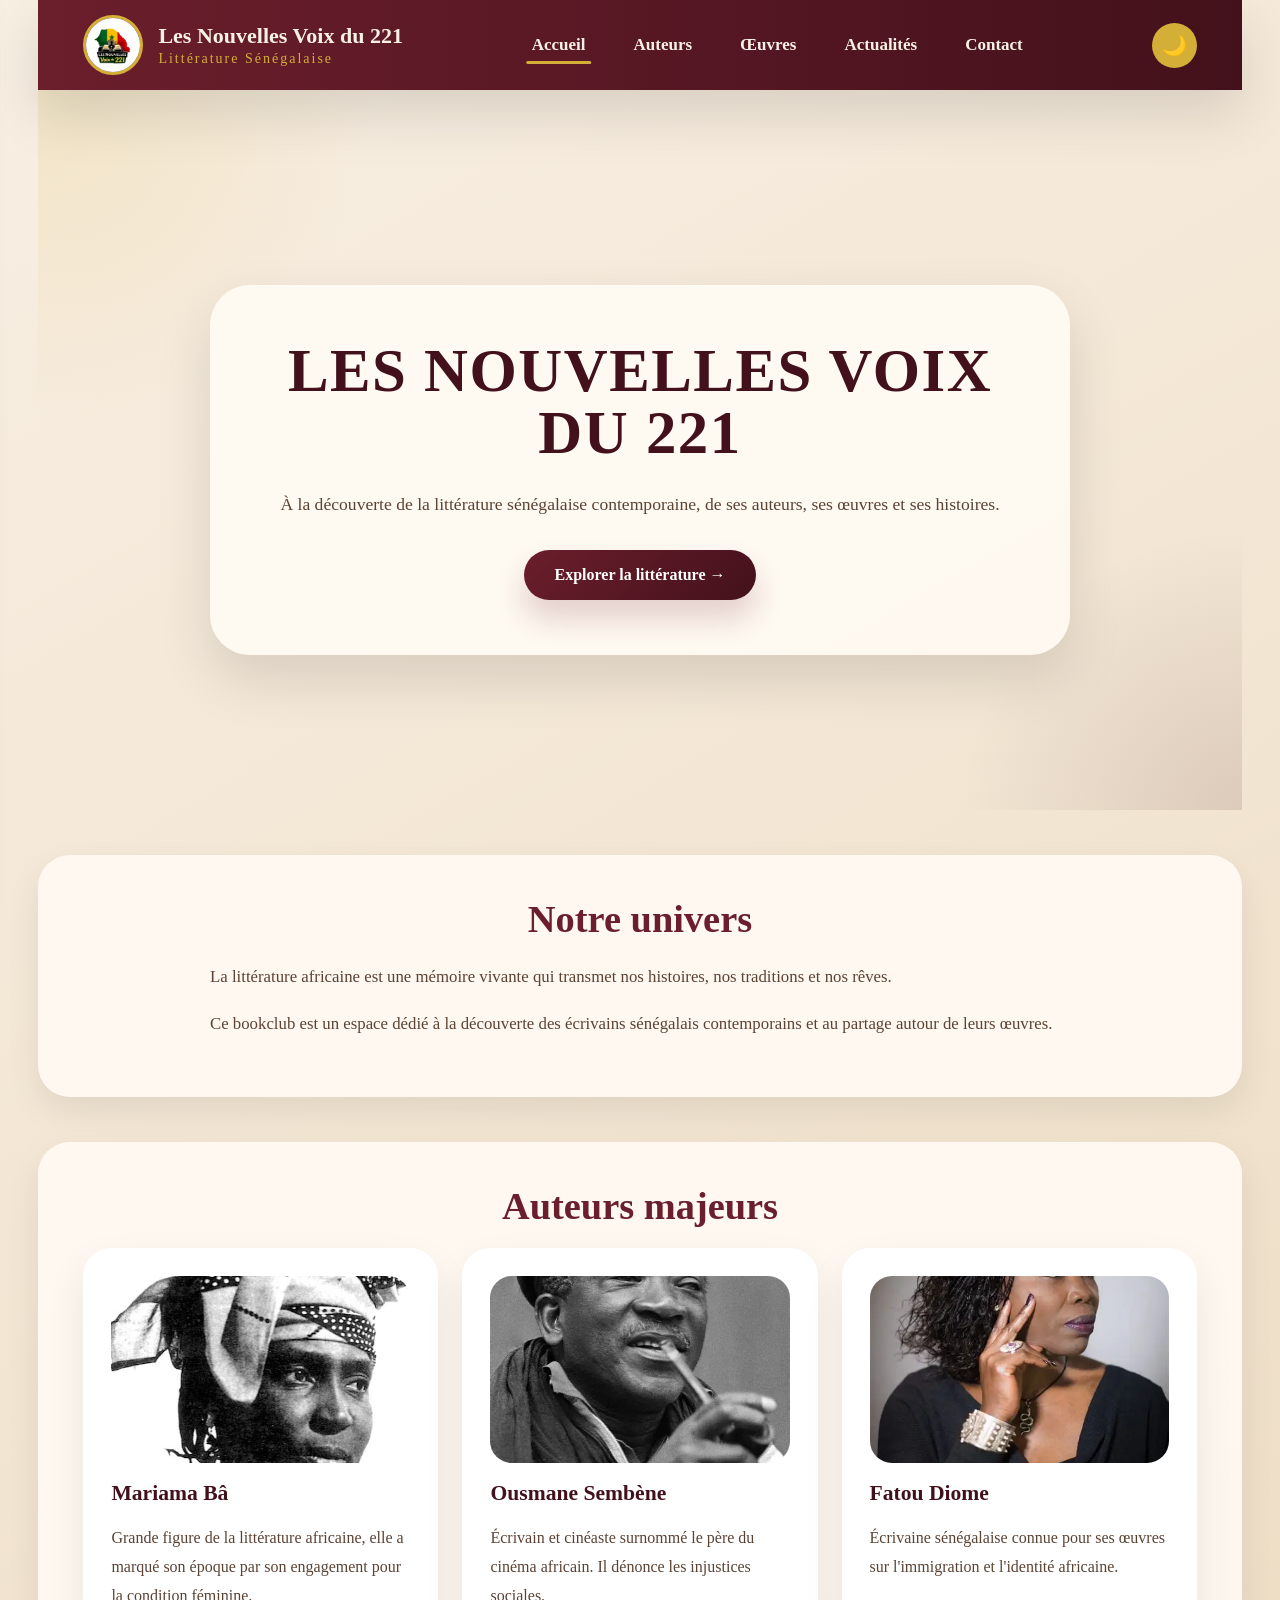
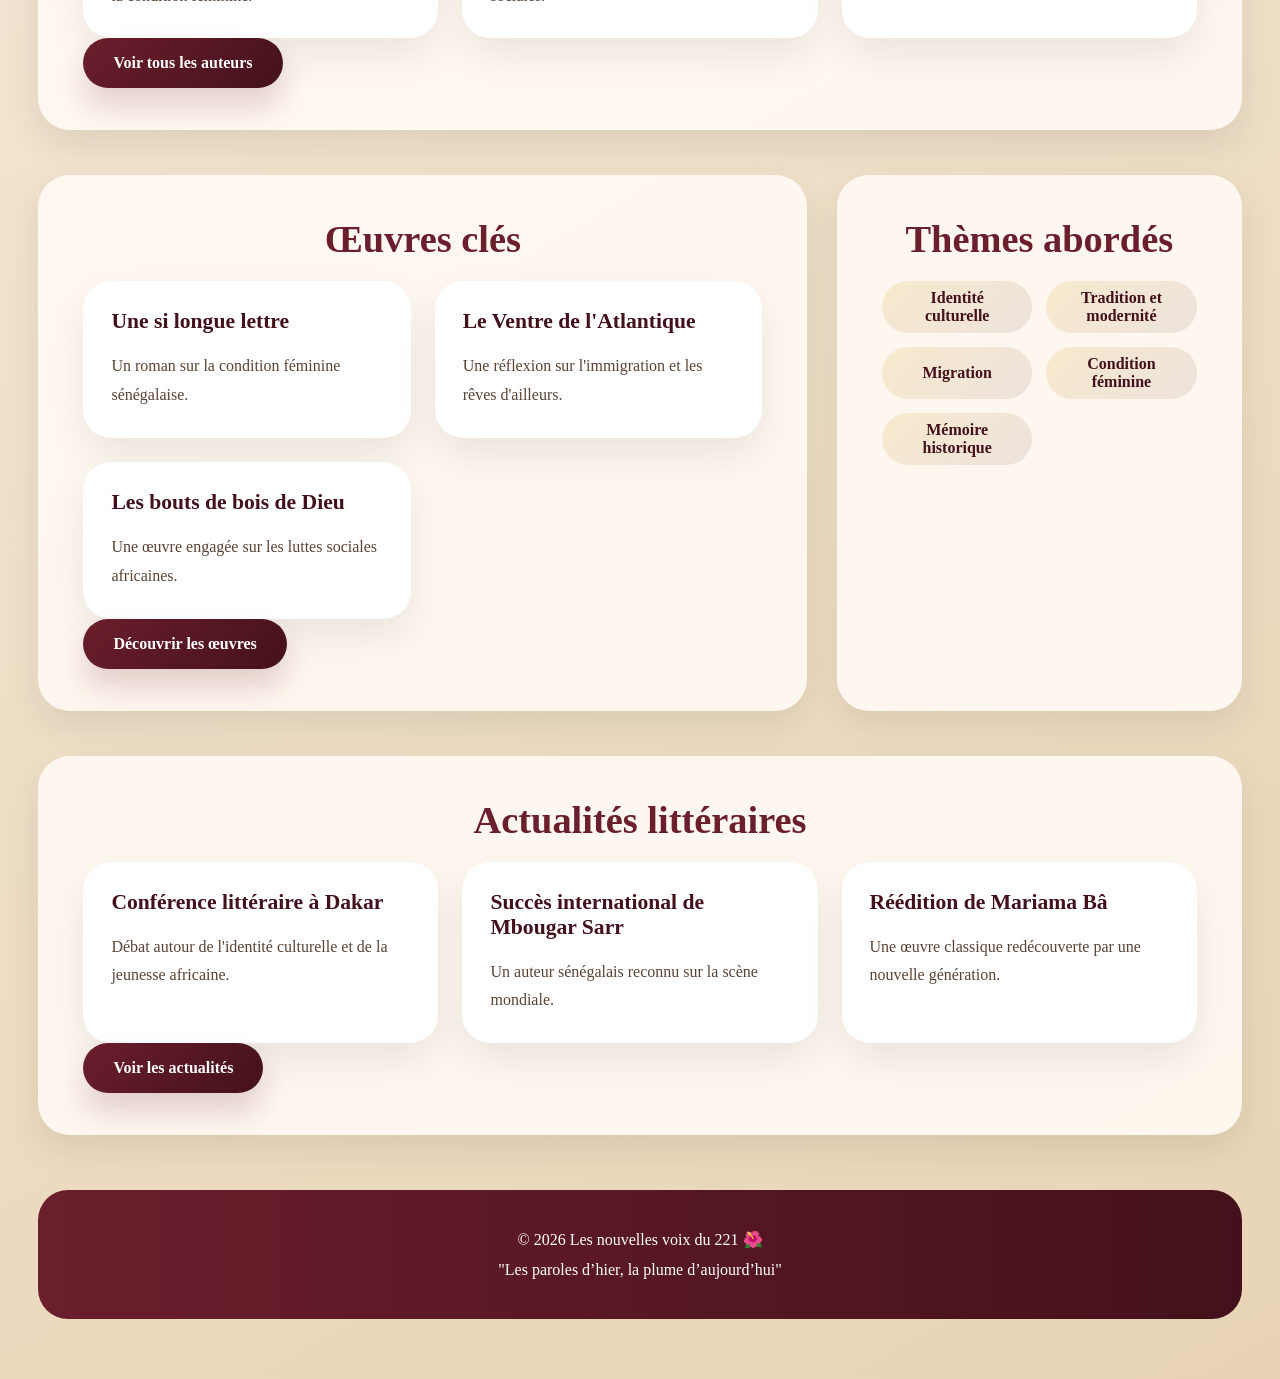
<file: index.html>
<!DOCTYPE html>
<html lang="fr">

<head>
    <meta charset="UTF-8">
    <meta name="viewport" content="width=device-width, initial-scale=1.0">

    <title>Les nouvelles voix du 221 | Littérature sénégalaise</title>
    <link rel="stylesheet" href="global.css">
    <link rel="stylesheet" href="style.css">
</head>

<body>

    <div class="container">

        <header class="header">

            <div class="logo-container">

                <a href="index.html" class="logo">
                    <img src="logo.jpeg" alt="Logo Les Nouvelles Voix du 221">
                </a>

                <div class="site-title">
                    <h2>Les Nouvelles Voix du 221</h2>
                    <span>Littérature Sénégalaise</span>
                </div>

            </div>

            <nav>

                <ul class="nav-links">

                    <li><a href="index.html" class="active">Accueil</a></li>

                    <li><a href="auteurs.html">Auteurs</a></li>

                    <li><a href="oeuvres.html">Œuvres</a></li>

                    <li><a href="actualite.html">Actualités</a></li>

                    <li><a href="cont.html">Contact</a></li>

                </ul>

            </nav>

            <div class="header-actions">

                <button class="theme-toggle" id="themeToggle">
                    🌙
                </button>

                <button class="menu-toggle" id="menuToggle">
                    ☰
                </button>

            </div>

        </header>

        <div class="overlay" id="overlay"></div>

        <aside class="mobile-sidebar" id="sidebar">

            <button class="close-sidebar" id="closeSidebar">
                ×
            </button>

            <ul>

                <li>
                    <a href="index.html" class="active">
                        <i>🏠</i>
                        Accueil
                    </a>
                </li>

                <li>
                    <a href="auteurs.html">
                        <i>✍🏻</i>
                        Auteurs
                    </a>
                </li>

                <li>
                    <a href="oeuvres.html">
                        <i>📚</i>
                        Œuvres
                    </a>
                </li>

                <li>
                    <a href="actualite.html">
                        <i>📰</i>
                        Actualités
                    </a>
                </li>

                <li>
                    <a href="cont.html">
                        <i>📩</i>
                        Contact
                    </a>
                </li>

            </ul>

        </aside>


        <section class="hero reveal">

            <div class="hero-content">

                <h1>
                    Les nouvelles voix du 221
                </h1>

                <p>
                    À la découverte de la littérature sénégalaise contemporaine,
                    de ses auteurs, ses œuvres et ses histoires.
                </p>

                <a href="auteurs.html" class="button">
                    Explorer la littérature →
                </a>

            </div>

        </section>




        <section class="presentation reveal">

            <h2>Notre univers</h2>

            <p>
                La littérature africaine est une mémoire vivante qui transmet
                nos histoires, nos traditions et nos rêves.
            </p>

            <p>
                Ce bookclub est un espace dédié à la découverte des écrivains
                sénégalais contemporains et au partage autour de leurs œuvres.
            </p>

        </section>





        <section class="section-block reveal">

            <h2>Auteurs majeurs</h2>


            <div class="cards">


                <article class="card">

                    <img src="Mariama BA.jfif" alt="Mariama Ba">

                    <h3>Mariama Bâ</h3>

                    <p>
                        Grande figure de la littérature africaine,
                        elle a marqué son époque par son engagement
                        pour la condition féminine.
                    </p>

                </article>



                <article class="card">

                    <img src="OIP.webp" alt="Ousmane Sembène">

                    <h3>Ousmane Sembène</h3>

                    <p>
                        Écrivain et cinéaste surnommé
                        le père du cinéma africain.
                        Il dénonce les injustices sociales.
                    </p>

                </article>



                <article class="card">

                    <img src="Fatou DIOME.webp" alt="Fatou Diome">

                    <h3>Fatou Diome</h3>

                    <p>
                        Écrivaine sénégalaise connue pour ses œuvres
                        sur l'immigration et l'identité africaine.
                    </p>

                </article>


            </div>


            <a href="auteurs.html" class="button">
                Voir tous les auteurs
            </a>


        </section>







        <section class="two-columns reveal">


            <div class="section-block">

                <h2>Œuvres clés</h2>


                <div class="cards small">


                    <article class="card">

                        <h3>
                            Une si longue lettre
                        </h3>

                        <p>
                            Un roman sur la condition féminine
                            sénégalaise.
                        </p>

                    </article>



                    <article class="card">

                        <h3>
                            Le Ventre de l'Atlantique
                        </h3>

                        <p>
                            Une réflexion sur l'immigration
                            et les rêves d'ailleurs.
                        </p>

                    </article>



                    <article class="card">

                        <h3>
                            Les bouts de bois de Dieu
                        </h3>

                        <p>
                            Une œuvre engagée sur les luttes
                            sociales africaines.
                        </p>

                    </article>


                </div>


                <a href="oeuvres.html" class="button">
                    Découvrir les œuvres
                </a>


            </div>





            <div class="section-block">

                <h2>Thèmes abordés</h2>


                <div class="themes">

                    <span>Identité culturelle</span>

                    <span>Tradition et modernité</span>

                    <span>Migration</span>

                    <span>Condition féminine</span>

                    <span>Mémoire historique</span>

                </div>


            </div>



        </section>







        <section class="section-block reveal">


            <h2>Actualités littéraires</h2>


            <div class="cards">


                <article class="card">

                    <h3>
                        Conférence littéraire à Dakar
                    </h3>

                    <p>
                        Débat autour de l'identité culturelle
                        et de la jeunesse africaine.
                    </p>

                </article>



                <article class="card">

                    <h3>
                        Succès international de Mbougar Sarr
                    </h3>

                    <p>
                        Un auteur sénégalais reconnu
                        sur la scène mondiale.
                    </p>

                </article>



                <article class="card">

                    <h3>
                        Réédition de Mariama Bâ
                    </h3>

                    <p>
                        Une œuvre classique redécouverte
                        par une nouvelle génération.
                    </p>

                </article>


            </div>


            <a href="actualite.html" class="button">
                Voir les actualités
            </a>


        </section>





        <footer class="footer">

            <p>
                © 2026 Les nouvelles voix du 221 🌺
                <br>
                "Les paroles d’hier, la plume d’aujourd’hui"
            </p>

        </footer>


    </div>


    <script src="script.js"></script>

</body>

</html>
</file>
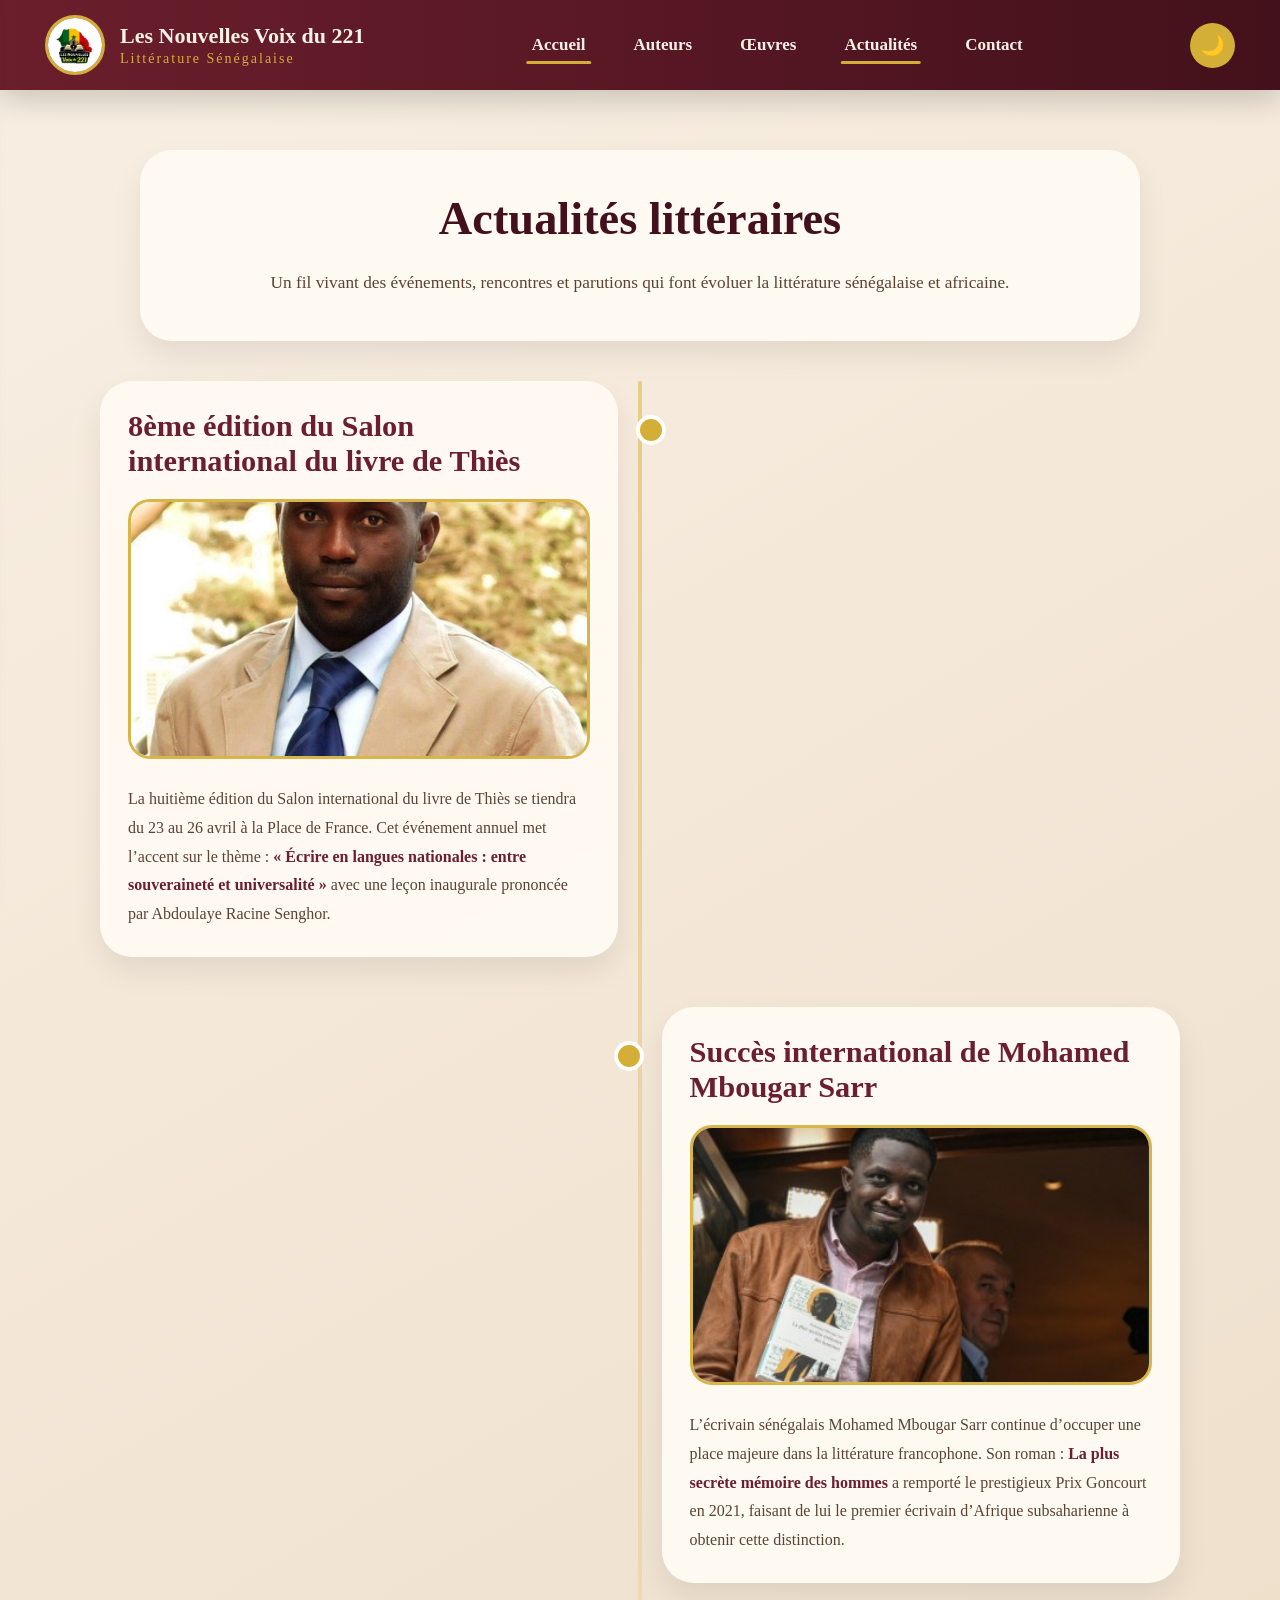
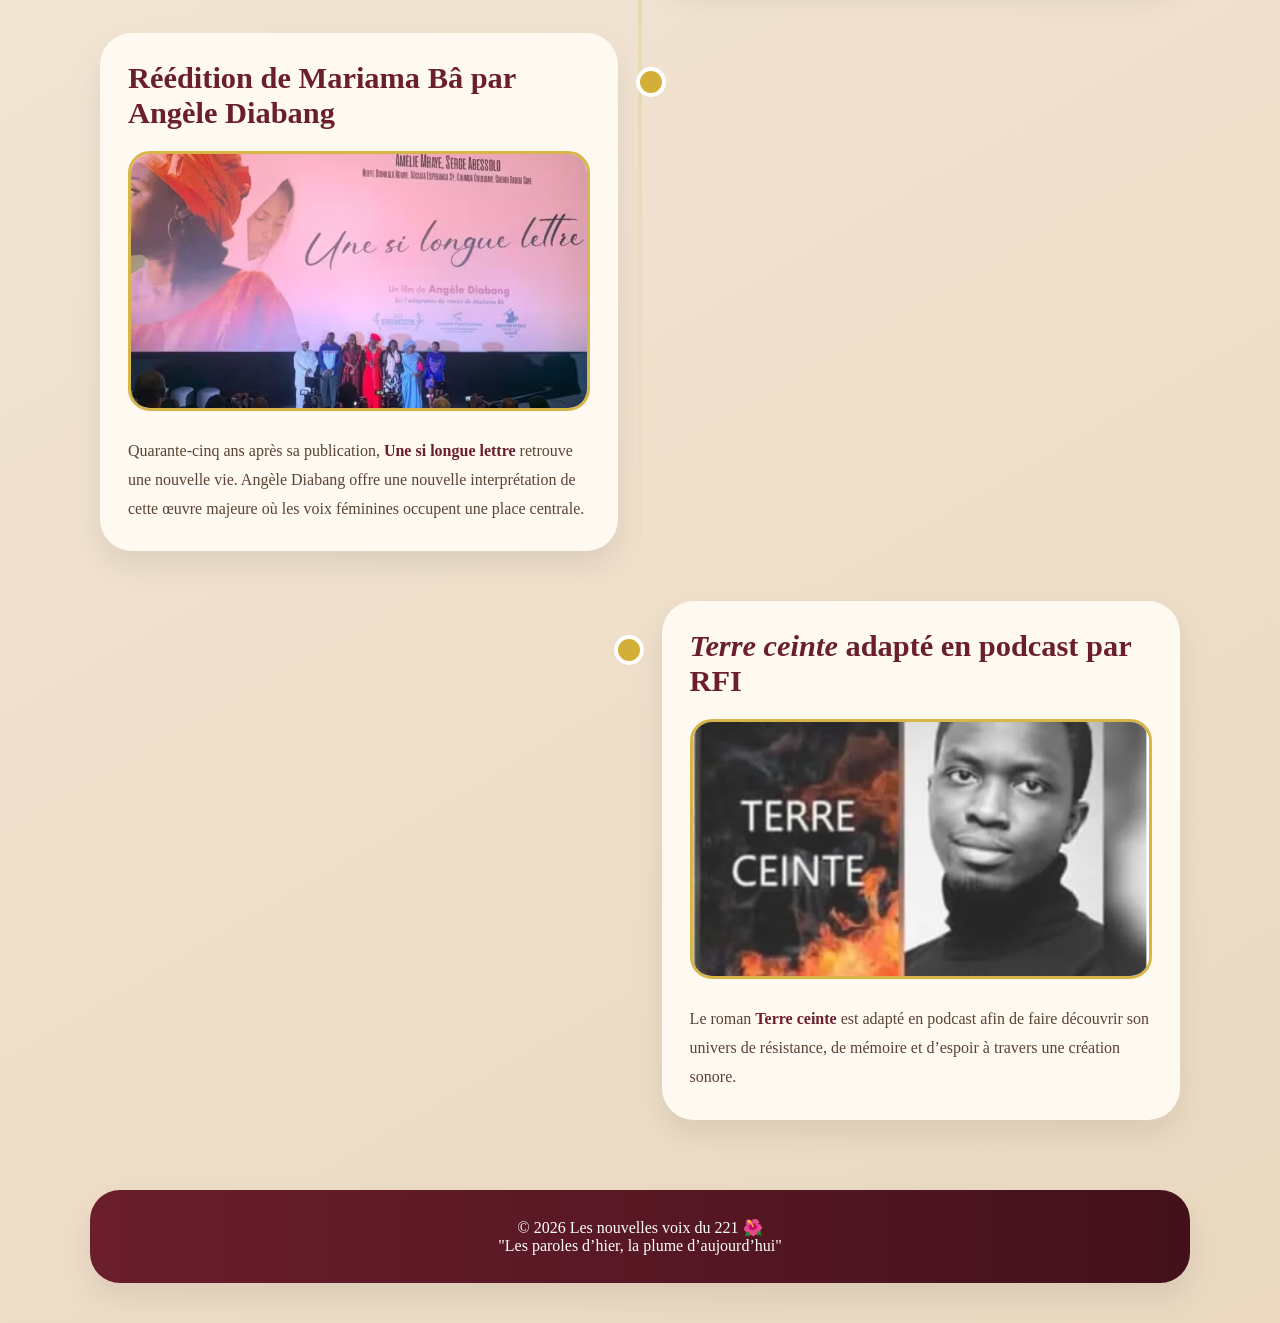
<file: actualite.html>
<!DOCTYPE html>
<html lang="fr">

<head>

  <meta charset="UTF-8">

  <meta name="viewport" content="width=device-width, initial-scale=1.0">

  <title>Actualités | Les nouvelles voix du 221</title>

  <link rel="stylesheet" href="actualite.css">
  <link rel="stylesheet" href="global.css">

</head>


<body>


  <header class="header">

    <div class="logo-container">

      <a href="index.html" class="logo">
        <img src="logo.jpeg" alt="Logo Les Nouvelles Voix du 221">
      </a>

      <div class="site-title">
        <h2>Les Nouvelles Voix du 221</h2>
        <span>Littérature Sénégalaise</span>
      </div>

    </div>

    <nav>

      <ul class="nav-links">

        <li><a href="index.html" class="active">Accueil</a></li>

        <li><a href="auteurs.html">Auteurs</a></li>

        <li><a href="oeuvres.html">Œuvres</a></li>

        <li><a href="actualite.html">Actualités</a></li>

        <li><a href="cont.html">Contact</a></li>

      </ul>

    </nav>

    <div class="header-actions">

      <button class="theme-toggle" id="themeToggle">
        🌙
      </button>

      <button class="menu-toggle" id="menuToggle">
        ☰
      </button>

    </div>

  </header>

  <div class="overlay" id="overlay"></div>

  <aside class="mobile-sidebar" id="sidebar">

    <button class="close-sidebar" id="closeSidebar">
      ×
    </button>

    <ul>

      <li>
        <a href="index.html">
          <i>🏠</i>
          Accueil
        </a>
      </li>

      <li>
        <a href="auteurs.html">
          <i>✍🏻</i>
          Auteurs
        </a>
      </li>

      <li>
        <a href="oeuvres.html">
          <i>📚</i>
          Œuvres
        </a>
      </li>

      <li>
        <a href="actualite.html" class="active">
          <i>📰</i>
          Actualités
        </a>
      </li>

      <li>
        <a href="cont.html">
          <i>📩</i>
          Contact
        </a>
      </li>

    </ul>

  </aside>





  <main>


    <section class="introduction">


      <h1>
        Actualités littéraires
      </h1>


      <p>
        Un fil vivant des événements, rencontres et parutions
        qui font évoluer la littérature sénégalaise et africaine.
      </p>


    </section>






    <section class="actu">



      <article class="gauche">


        <h2>
          8ème édition du Salon international du livre de Thiès
        </h2>


        <img src="salon de lecture.jfif" alt="Salon international du livre de Thiès">



        <p>

          La huitième édition du Salon international du livre de Thiès
          se tiendra du 23 au 26 avril à la Place de France.

          Cet événement annuel met l’accent sur le thème :

          <strong>
            « Écrire en langues nationales : entre souveraineté et universalité »
          </strong>

          avec une leçon inaugurale prononcée par
          Abdoulaye Racine Senghor.

        </p>


      </article>







      <article class="droite">


        <h2>
          Succès international de Mohamed Mbougar Sarr
        </h2>

        <img src="prix.jpg" alt="Mohamed Mbougar Sarr Prix Goncourt">
        <p>

          L’écrivain sénégalais Mohamed Mbougar Sarr continue
          d’occuper une place majeure dans la littérature francophone.

          Son roman :

          <strong>
            La plus secrète mémoire des hommes
          </strong>

          a remporté le prestigieux Prix Goncourt en 2021,
          faisant de lui le premier écrivain d’Afrique subsaharienne
          à obtenir cette distinction.

        </p>


      </article>








      <article class="gauche">


        <h2>
          Réédition de Mariama Bâ par Angèle Diabang
        </h2>



        <img src="reedition.jpg" alt="Mariama Bâ et Angèle Diabang">



        <p>

          Quarante-cinq ans après sa publication,

          <strong>
            Une si longue lettre
          </strong>

          retrouve une nouvelle vie.

          Angèle Diabang offre une nouvelle interprétation
          de cette œuvre majeure où les voix féminines occupent
          une place centrale.

        </p>


      </article>








      <article class="droite">


        <h2>

          <em>Terre ceinte</em> adapté en podcast par RFI

        </h2>



        <img src="reedition terre ceinte.jpeg" alt="Roman Terre ceinte">



        <p>

          Le roman

          <strong>
            Terre ceinte
          </strong>

          est adapté en podcast afin de faire découvrir
          son univers de résistance, de mémoire et d’espoir
          à travers une création sonore.

        </p>


      </article>




    </section>



  </main>






  <footer class="footer">


    <p>

      © 2026 Les nouvelles voix du 221 🌺

      <br>

      "Les paroles d’hier, la plume d’aujourd’hui"

    </p>


  </footer>




  <script src="script.js"></script>


</body>

</html>
</file>
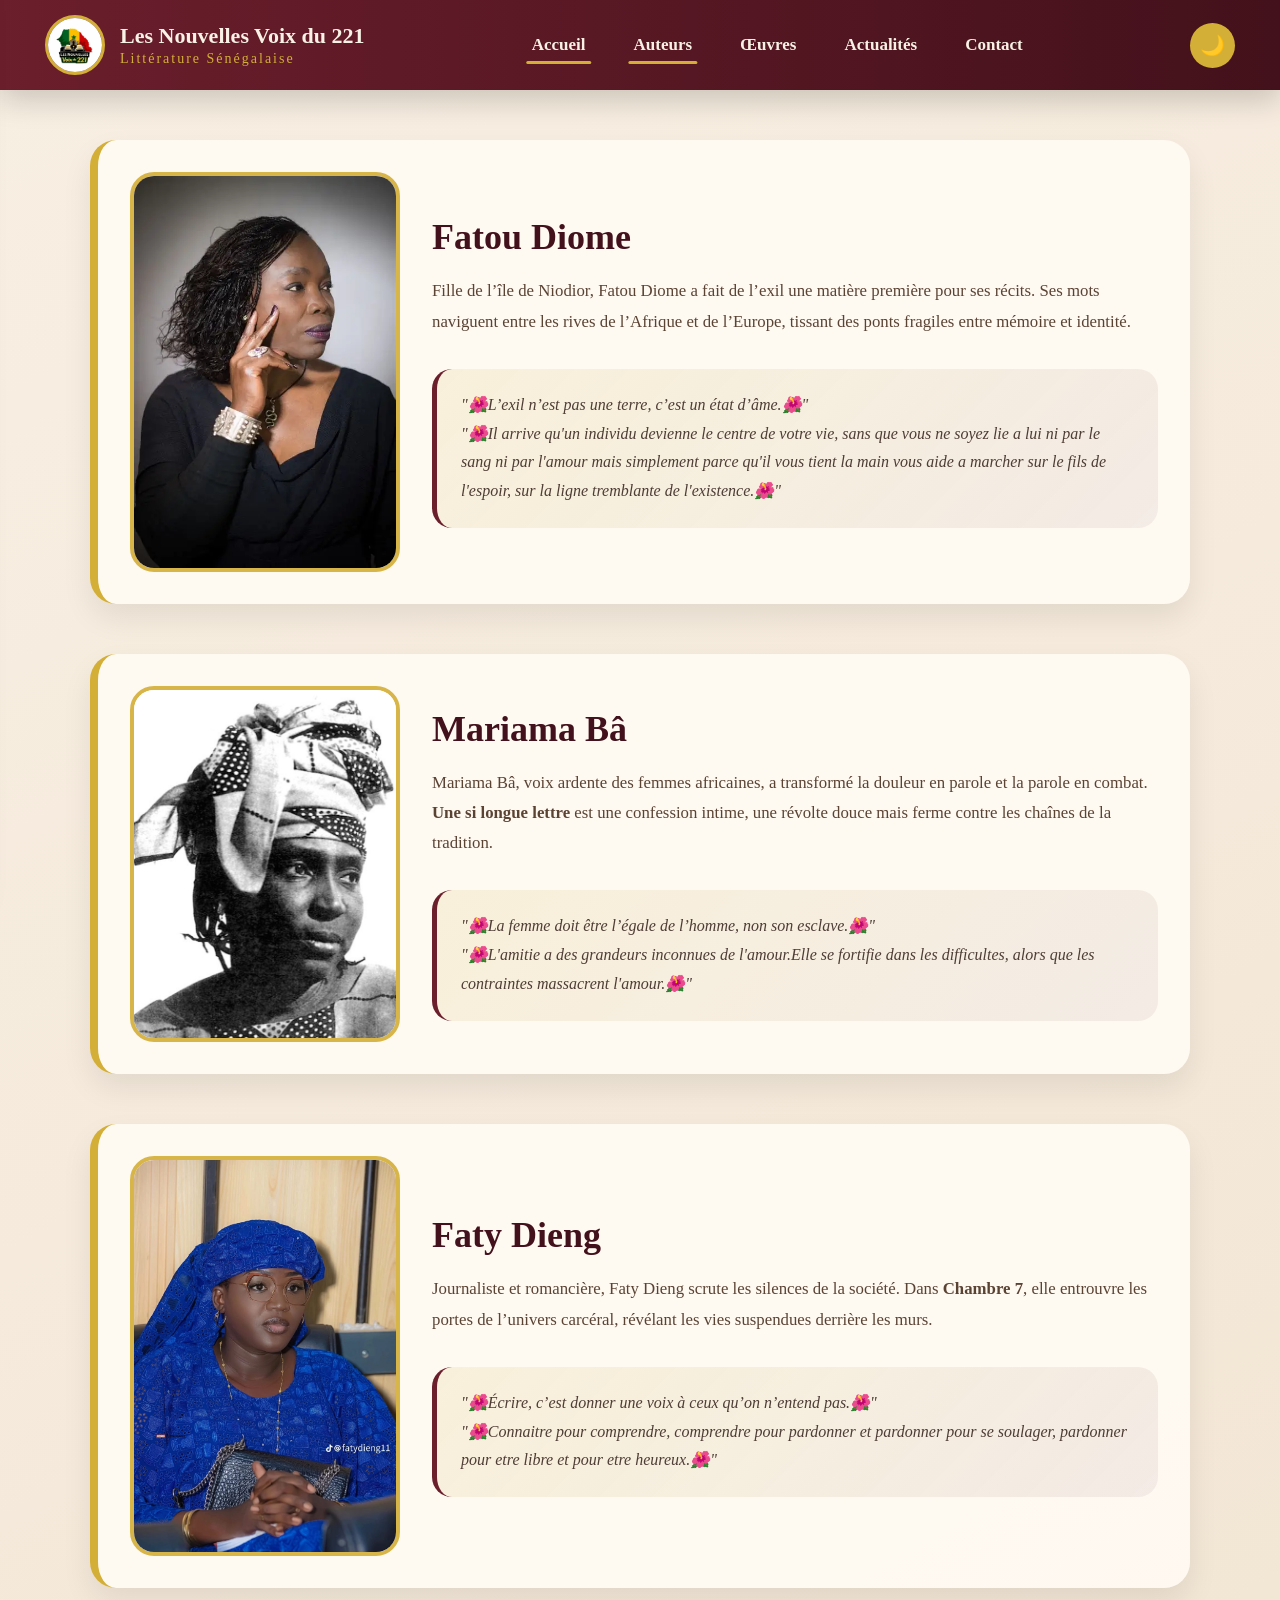
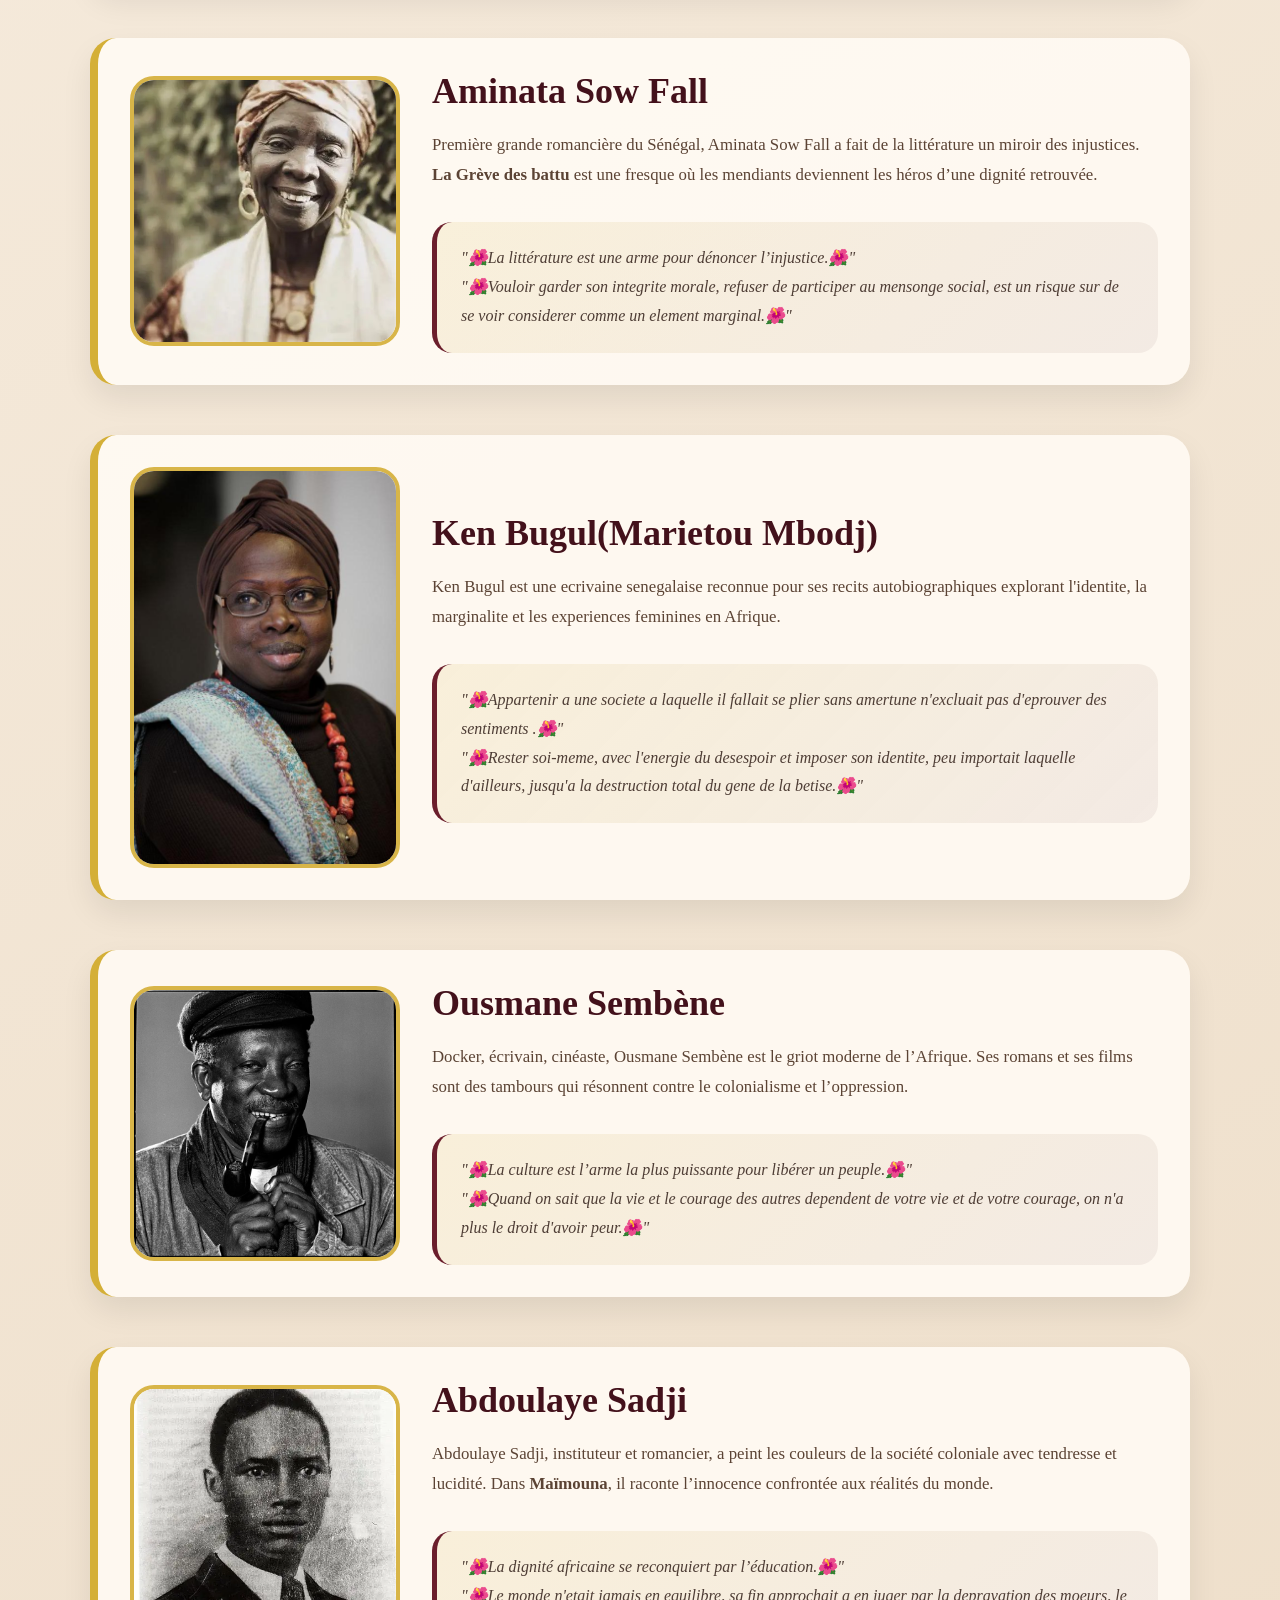
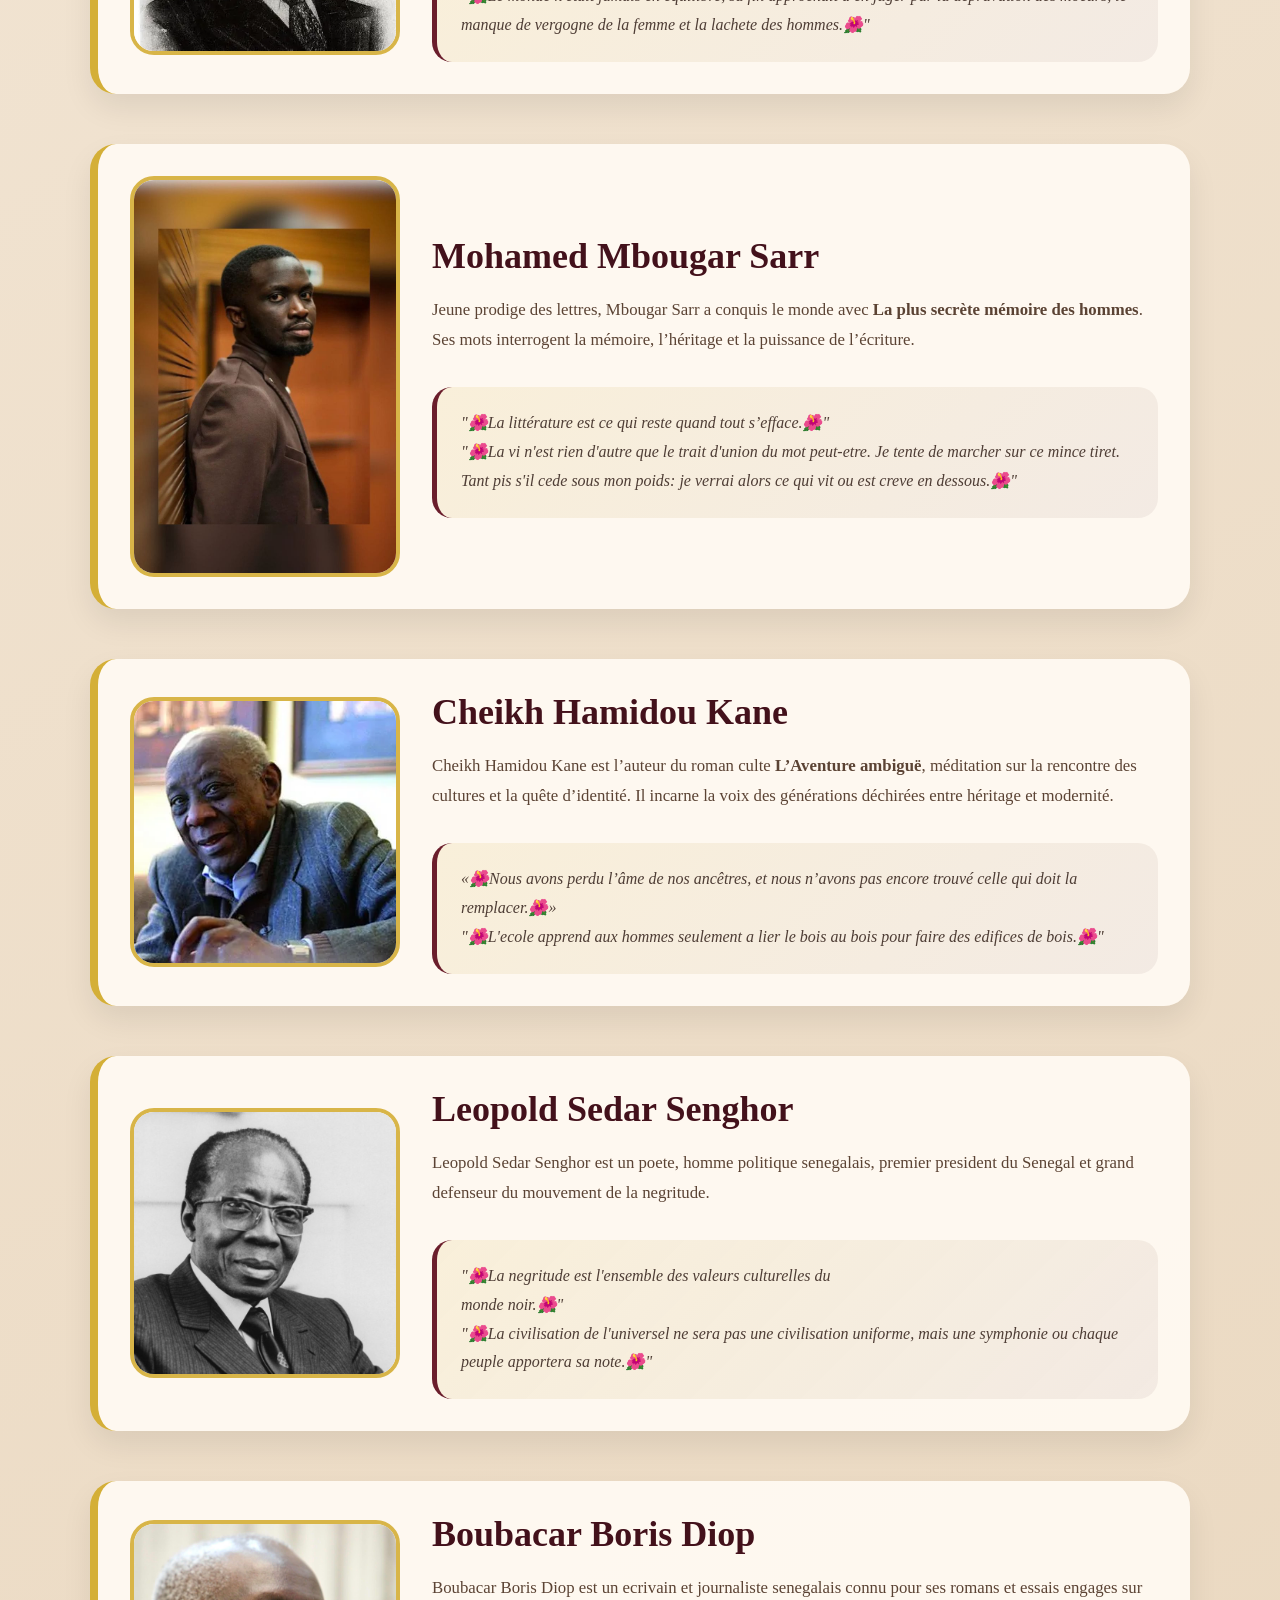
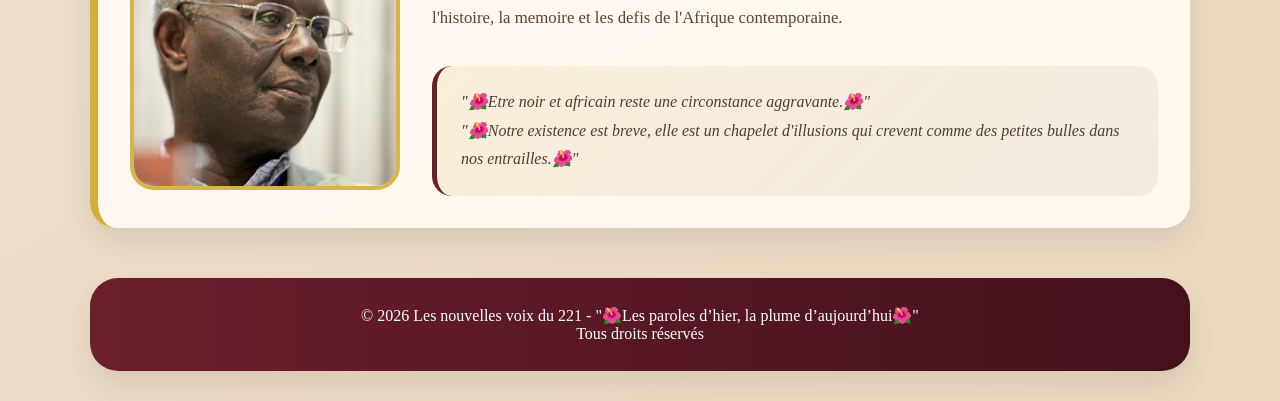
<file: auteurs.html>
<!DOCTYPE html>
<html lang="fr">

<head>
  <meta charset="UTF-8">
  <meta name="viewport" content="width=device-width, initial-scale=1.0">
  <title>Auteurs Sénégalais</title>
  <link rel="stylesheet" href="auteurs.css">
  <link rel="stylesheet" href="global.css">
</head>

<body>
  <header class="header">

    <div class="logo-container">

      <a href="index.html" class="logo">
        <img src="logo.jpeg" alt="Logo Les Nouvelles Voix du 221">
      </a>

      <div class="site-title">
        <h2>Les Nouvelles Voix du 221</h2>
        <span>Littérature Sénégalaise</span>
      </div>

    </div>

    <nav>

      <ul class="nav-links">

        <li><a href="index.html" class="active">Accueil</a></li>

        <li><a href="auteurs.html">Auteurs</a></li>

        <li><a href="oeuvres.html">Œuvres</a></li>

        <li><a href="actualite.html">Actualités</a></li>

        <li><a href="cont.html">Contact</a></li>

      </ul>

    </nav>

    <div class="header-actions">

      <button class="theme-toggle" id="themeToggle">
        🌙
      </button>

      <button class="menu-toggle" id="menuToggle">
        ☰
      </button>

    </div>

  </header>

  <div class="overlay" id="overlay"></div>

  <aside class="mobile-sidebar" id="sidebar">

    <button class="close-sidebar" id="closeSidebar">
      ×
    </button>

    <ul>

      <li>
        <a href="index.html">
          <i>🏠</i>
          Accueil
        </a>
      </li>

      <li>
        <a href="auteurs.html" class="active">
          <i>✍🏻</i>
          Auteurs
        </a>
      </li>

      <li>
        <a href="oeuvres.html">
          <i>📚</i>
          Œuvres
        </a>
      </li>

      <li>
        <a href="actualite.html">
          <i>📰</i>
          Actualités
        </a>
      </li>

      <li>
        <a href="cont.html">
          <i>📩</i>
          Contact
        </a>
      </li>

    </ul>

  </aside>
  <section class="auteur">
    <img src="Fatou DIOME.webp" alt="" class="image">
    <div class="auteur-container">
      <h2>Fatou Diome</h2>
      <p>Fille de l’île de Niodior, Fatou Diome a fait de l’exil une matière première pour ses récits. Ses mots
        naviguent entre les rives de l’Afrique et de l’Europe, tissant des ponts fragiles entre mémoire et identité.</p>
      <blockquote>
        "🌺L’exil n’est pas une terre, c’est un état d’âme.🌺"<br>
        "🌺Il arrive qu'un individu devienne le centre de votre vie, sans que vous ne soyez lie a lui ni par le sang ni
        par l'amour mais simplement parce qu'il vous tient la main vous aide a marcher sur le fils de l'espoir, sur la
        ligne tremblante de l'existence.🌺"
      </blockquote>
  </section>

  <section class="auteur">
    <img src="Mariama BA.jfif" alt="" class="image">
    <div class="auteur-container">
      <h2>Mariama Bâ</h2>
      <p>Mariama Bâ, voix ardente des femmes africaines, a transformé la douleur en parole et la parole en combat.
        <strong>Une si longue lettre</strong> est une confession intime, une révolte douce mais ferme contre les chaînes
        de la tradition.</p>
      <blockquote>
        "🌺La femme doit être l’égale de l’homme, non son esclave.🌺"<br>
        "🌺L'amitie a des grandeurs inconnues de l'amour.Elle se fortifie dans les difficultes, alors que les
        contraintes massacrent l'amour.🌺"
      </blockquote>
    </div>
  </section>

  <section class="auteur">
    <img src="Faty Dieng.jpeg" alt="" class="image">
    <div class="auteur-container">
      <h2>Faty Dieng</h2>
      <p>Journaliste et romancière, Faty Dieng scrute les silences de la société. Dans <strong>Chambre 7</strong>, elle
        entrouvre les portes de l’univers carcéral, révélant les vies suspendues derrière les murs.</p>
      <blockquote>
        "🌺Écrire, c’est donner une voix à ceux qu’on n’entend pas.🌺"<br>
        "🌺Connaitre pour comprendre, comprendre pour pardonner et pardonner pour se soulager, pardonner pour etre libre
        et pour etre heureux.🌺"
      </blockquote>
    </div>
  </section>

  <section class="auteur">
    <img src="Aminata Sow Fall.webp" alt="" class="image">
    <div class="auteur-container">
      <h2>Aminata Sow Fall</h2>
      <p>Première grande romancière du Sénégal, Aminata Sow Fall a fait de la littérature un miroir des injustices.
        <strong>La Grève des battu</strong> est une fresque où les mendiants deviennent les héros d’une dignité
        retrouvée.</p>
      <blockquote>
        "🌺La littérature est une arme pour dénoncer l’injustice.🌺"<br>
        "🌺Vouloir garder son integrite morale, refuser de participer au mensonge social, est un risque sur de se voir
        considerer comme un element marginal.🌺"
      </blockquote>
    </div>
  </section>
  <section class="auteur">
    <img src="Ken Bugul.jfif" alt="" class="image">
    <div class="auteur-container">
      <h2>Ken Bugul(Marietou Mbodj)</h2>
      <p>Ken Bugul est une ecrivaine senegalaise reconnue pour ses recits autobiographiques explorant l'identite, la
        marginalite et les experiences feminines en Afrique.</p>
      <blockquote>
        "🌺Appartenir a une societe a laquelle il fallait se plier sans amertune n'excluait pas d'eprouver des
        sentiments .🌺"<br>
        "🌺Rester soi-meme, avec l'energie du desespoir et imposer son identite, peu importait laquelle d'ailleurs,
        jusqu'a la destruction total du gene de la betise.🌺"
      </blockquote>
    </div>
  </section>

  <section class="auteur">
    <img src="ousmane sembeneimd.jpeg" alt="" class="image">
    <div class="auteur-container">
      <h2>Ousmane Sembène</h2>
      <p>Docker, écrivain, cinéaste, Ousmane Sembène est le griot moderne de l’Afrique. Ses romans et ses films sont des
        tambours qui résonnent contre le colonialisme et l’oppression.</p>
      <blockquote>
        "🌺La culture est l’arme la plus puissante pour libérer un peuple.🌺"<br>
        "🌺Quand on sait que la vie et le courage des autres dependent de votre vie et de votre courage, on n'a plus le
        droit d'avoir peur.🌺"
      </blockquote>
    </div>
  </section>

  <section class="auteur">
    <img src="Abdoulaye sadji.webp" alt="" class="image">
    <div class="auteur-container">
      <h2>Abdoulaye Sadji</h2>
      <p>Abdoulaye Sadji, instituteur et romancier, a peint les couleurs de la société coloniale avec tendresse et
        lucidité. Dans <strong>Maïmouna</strong>, il raconte l’innocence confrontée aux réalités du monde.</p>
      <blockquote>
        "🌺La dignité africaine se reconquiert par l’éducation.🌺"<br>
        "🌺Le monde n'etait jamais en equilibre, sa fin approchait a en juger par la depravation des moeurs, le manque
        de vergogne de la femme et la lachete des hommes.🌺"
      </blockquote>
    </div>
  </section>

  <section class="auteur">
    <img src="mouhamed sarr.jpeg" alt="" class="image">
    <div class="auteur-container">
      <h2>Mohamed Mbougar Sarr</h2>
      <p>Jeune prodige des lettres, Mbougar Sarr a conquis le monde avec <strong>La plus secrète mémoire des
          hommes</strong>. Ses mots interrogent la mémoire, l’héritage et la puissance de l’écriture.</p>
      <blockquote>
        "🌺La littérature est ce qui reste quand tout s’efface.🌺"<br>
        "🌺La vi n'est rien d'autre que le trait d'union du mot peut-etre. Je tente de marcher sur ce mince tiret. Tant
        pis s'il cede sous mon poids: je verrai alors ce qui vit ou est creve en dessous.🌺"
      </blockquote>
    </div>
  </section>

  <section class="auteur">
    <img src="cheikh-hamidou-kane.webp" alt="" class="image">
    <div class="auteur-container">
      <h2>Cheikh Hamidou Kane</h2>
      <p>Cheikh Hamidou Kane est l’auteur du roman culte <strong>L’Aventure ambiguë</strong>, méditation sur la
        rencontre des cultures et la quête d’identité. Il incarne la voix des générations déchirées entre héritage et
        modernité.</p>
      <blockquote>
        «🌺Nous avons perdu l’âme de nos ancêtres, et nous n’avons pas encore trouvé celle qui doit la remplacer.🌺»<br>
        "🌺L'ecole apprend aux hommes seulement a lier le bois au bois pour faire des edifices de bois.🌺"
      </blockquote>
    </div>
  </section>
  <section class="auteur">
    <img src="leopold sedar senghor.jpg" alt="" class="image">
    <div class="auteur-container">
      <h2>Leopold Sedar Senghor</h2>
      <p>Leopold Sedar Senghor est un poete, homme politique senegalais, premier president du Senegal et grand defenseur
        du mouvement de la negritude.</p>
      <blockquote>
        "🌺La negritude est l'ensemble des valeurs culturelles du <br>monde noir.🌺"<br>
        "🌺La civilisation de l'universel ne sera pas une civilisation uniforme, mais une symphonie ou chaque peuple
        apportera sa note.🌺"
      </blockquote>
    </div>
  </section>
  <section class="auteur">
    <img src="boris.jpg" alt="" class="image">
    <div class="auteur-container">
      <h2>Boubacar Boris Diop</h2>
      <p>Boubacar Boris Diop est un ecrivain et journaliste senegalais connu pour ses romans et essais engages sur
        l'histoire, la memoire et les defis de l'Afrique contemporaine.</p>
      <blockquote>
        "🌺Etre noir et africain reste une circonstance aggravante.🌺"<br>
        "🌺Notre existence est breve, elle est un chapelet d'illusions qui crevent comme des petites bulles dans nos
        entrailles.🌺"
      </blockquote>
    </div>
  </section>
  <footer class="footer">
    <p>&copy; 2026 Les nouvelles voix du 221 - "🌺Les paroles d’hier, la plume d’aujourd’hui🌺" <br>Tous droits réservés
    </p>
  </footer>
  <script src="script.js"></script>
</body>

</html>
</file>
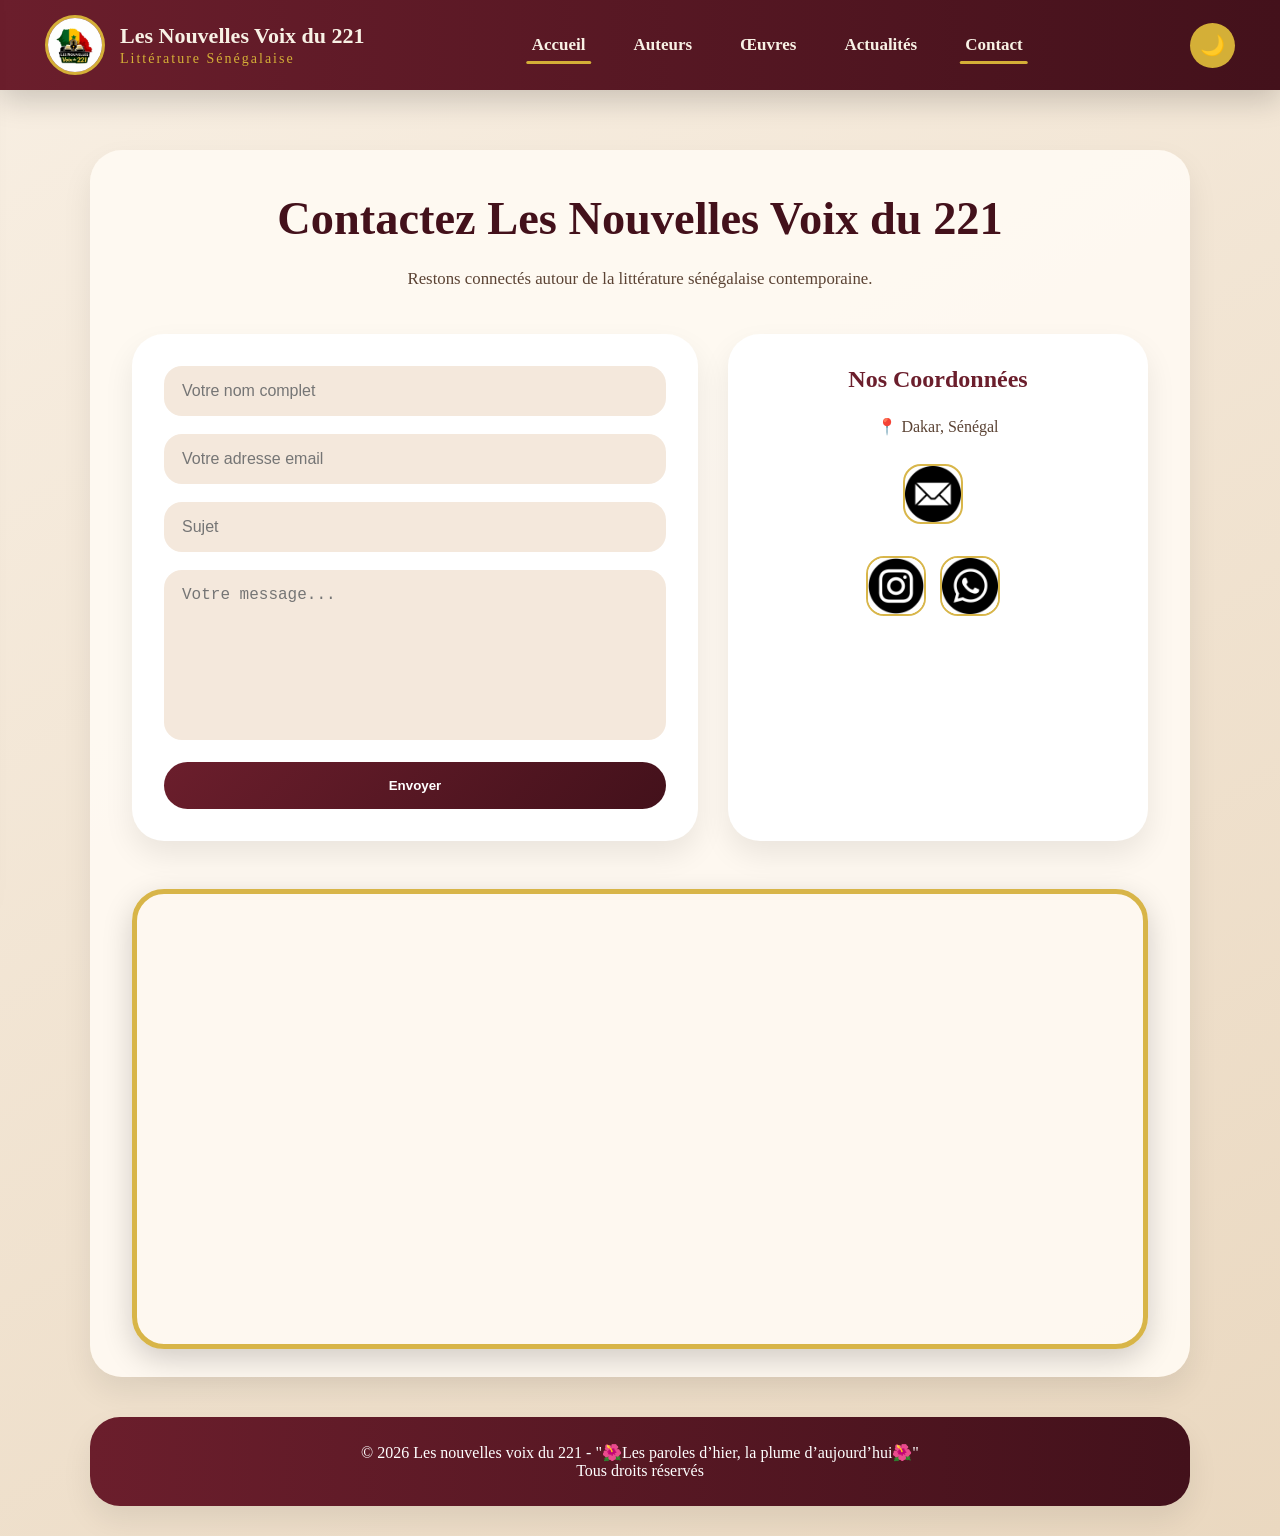
<file: cont.html>
<!DOCTYPE html>
<html lang="fr">
<head>
    <meta charset="UTF-8">
    <meta name="viewport" content="width=device-width, initial-scale=1.0">
    <title>Contact - Les Nouvelles Voix du 221</title>
    <link rel="stylesheet" href="cont.css">
    <link rel="stylesheet" href="global.css">
</head>
<body>
   <header class="header">

    <div class="logo-container">

        <a href="index.html" class="logo">
            <img src="logo.jpeg" alt="Logo Les Nouvelles Voix du 221">
        </a>

        <div class="site-title">
            <h2>Les Nouvelles Voix du 221</h2>
            <span>Littérature Sénégalaise</span>
        </div>

    </div>

    <nav>

        <ul class="nav-links">

            <li><a href="index.html" class="active">Accueil</a></li>

            <li><a href="auteurs.html">Auteurs</a></li>

            <li><a href="oeuvres.html">Œuvres</a></li>

            <li><a href="actualite.html">Actualités</a></li>

            <li><a href="cont.html">Contact</a></li>

        </ul>

    </nav>

    <div class="header-actions">

        <button class="theme-toggle" id="themeToggle">
            🌙
        </button>

        <button class="menu-toggle" id="menuToggle">
            ☰
        </button>

    </div>

</header>

<div class="overlay" id="overlay"></div>

<aside class="mobile-sidebar" id="sidebar">

    <button class="close-sidebar" id="closeSidebar">
        ×
    </button>

    <ul>

        <li>
            <a href="index.html">
                <i>🏠</i>
                Accueil
            </a>
        </li>

        <li>
            <a href="auteurs.html">
                <i>✍🏻</i>
                Auteurs
            </a>
        </li>

        <li>
            <a href="oeuvres.html">
                <i>📚</i>
                Œuvres
            </a>
        </li>

        <li>
            <a href="actualite.html">
                <i>📰</i>
                Actualités
            </a>
        </li>

        <li>
            <a href="cont.html" class="active">
                <i>📩</i>
                Contact
            </a>
        </li>

    </ul>

</aside>
    <section class="contact-section">
        <h1>Contactez Les Nouvelles Voix du 221</h1>
        <p class="message">Restons connectés autour de la littérature sénégalaise contemporaine.</p>

        <div class="contact-container">

            
            <form class="contact-form">
                <label for="nomprenom"></label>
                <input type="text" placeholder="Votre nom complet" required>
                <label for="email"></label>
                <input type="email" placeholder="Votre adresse email" required>
                <label for="sujetdiscussion"></label>
                <input type="text" placeholder="Sujet">
                <textarea placeholder="Votre message..." rows="5" required></textarea>
                <button type="submit">Envoyer</button>
            </form>

            
            
            <div class="contact-info">
                <h2>Nos Coordonnées</h2>
                <p>📍 Dakar, Sénégal</p>
                <p><a href="https://www.mailto:sanefatimata0@gmail.com" target="_blank"><img src="email.png" alt=""></a></p>
                <a href="https://www.instagram.com/fatimarassoulsane" target="_blank"><img src="instagram.jpeg" alt=""></a>
                <a href="https://wa.me/221778879310"><img src="whatshap.jpeg" alt=""></a>
            </div>

        </div>

        
        
        <div class="map">
            <iframe src="https://www.google.com/maps/embed?pb=!1m14!1m8!1m3!1d61748.258311084566!2d-17.4864191!3d14.6975356!3m2!1i1024!2i768!4f13.1!3m3!1m2!1s0xec17299ced21245%3A0x535b6b3384b6faba!2zSEFSTUFUVEFOIFPDiU7DiUdBTA!5e0!3m2!1sfr!2ssn!4v1772735706756!5m2!1sfr!2ssn" width="100%" height="450" style="border:0;" allowfullscreen="" loading="lazy" referrerpolicy="no-referrer-when-downgrade"></iframe>
        </div>

    </section>
    <footer class="footer">
        <p>&copy; 2026 Les nouvelles voix du 221 - "🌺Les paroles d’hier, la plume d’aujourd’hui🌺" <br>Tous droits réservés</p>
    </footer>
    <script src="script.js"></script>
</body>
</html>
</file>
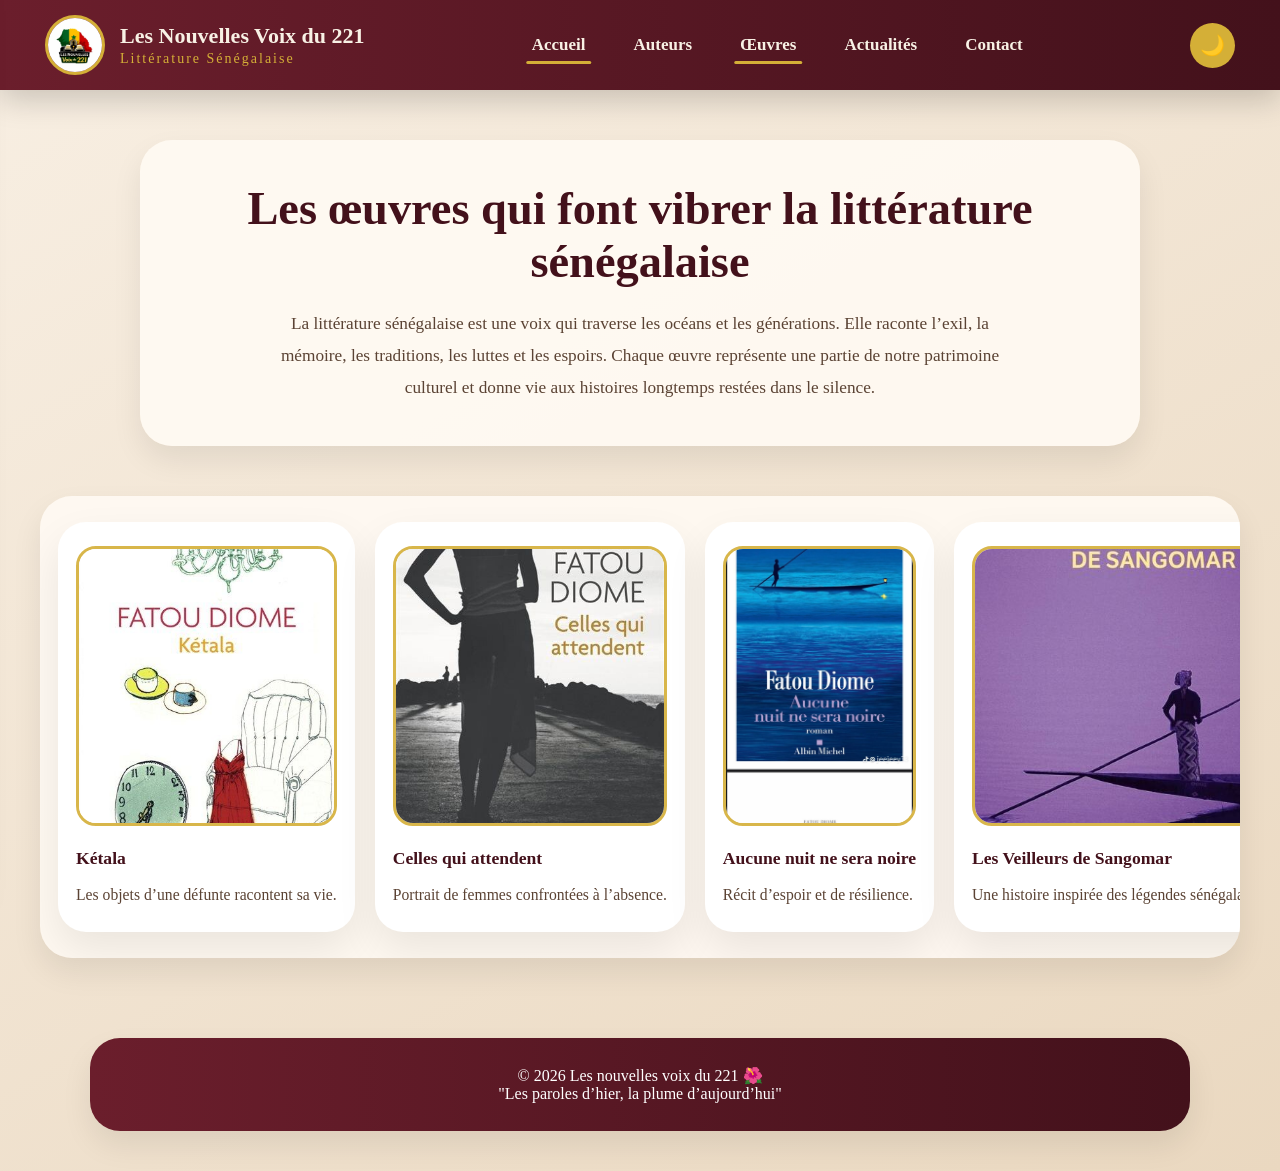
<file: oeuvres.html>
<!DOCTYPE html>
<html lang="fr">

<head>

    <meta charset="UTF-8">

    <meta name="viewport" content="width=device-width, initial-scale=1.0">

    <title>Œuvres | Les nouvelles voix du 221</title>

    <link rel="stylesheet" href="oeuvres.css">
    <link rel="stylesheet" href="global.css">

</head>


<body>


<header class="header">

    <div class="logo-container">

        <a href="index.html" class="logo">
            <img src="logo.jpeg" alt="Logo Les Nouvelles Voix du 221">
        </a>

        <div class="site-title">
            <h2>Les Nouvelles Voix du 221</h2>
            <span>Littérature Sénégalaise</span>
        </div>

    </div>

    <nav>

        <ul class="nav-links">

            <li><a href="index.html" class="active">Accueil</a></li>

            <li><a href="auteurs.html">Auteurs</a></li>

            <li><a href="oeuvres.html">Œuvres</a></li>

            <li><a href="actualite.html">Actualités</a></li>

            <li><a href="cont.html">Contact</a></li>

        </ul>

    </nav>

    <div class="header-actions">

        <button class="theme-toggle" id="themeToggle">
            🌙
        </button>

        <button class="menu-toggle" id="menuToggle">
            ☰
        </button>

    </div>

</header>

<div class="overlay" id="overlay"></div>

<aside class="mobile-sidebar" id="sidebar">

    <button class="close-sidebar" id="closeSidebar">
        ×
    </button>

    <ul>

        <li>
            <a href="index.html">
                <i>🏠</i>
                Accueil
            </a>
        </li>

        <li>
            <a href="auteurs.html">
                <i>✍🏻</i>
                Auteurs
            </a>
        </li>

        <li>
            <a href="oeuvres.html" class="active">
                <i>📚</i>
                Œuvres
            </a>
        </li>

        <li>
            <a href="actualite.html">
                <i>📰</i>
                Actualités
            </a>
        </li>

        <li>
            <a href="cont.html">
                <i>📩</i>
                Contact
            </a>
        </li>

    </ul>

</aside>




<main>


<section class="intro">


<h1>
    Les œuvres qui font vibrer la littérature sénégalaise
</h1>


<p>

La littérature sénégalaise est une voix qui traverse
les océans et les générations. Elle raconte l’exil,
la mémoire, les traditions, les luttes et les espoirs.

Chaque œuvre représente une partie de notre patrimoine
culturel et donne vie aux histoires longtemps restées
dans le silence.

</p>


</section>






<section class="defilent">


<div class="livres">



<!-- PREMIERE SERIE -->


<div class="livre">

<img src="Ketala.jpeg" alt="Kétala">

<strong>Kétala</strong>

<p>
Les objets d’une défunte racontent sa vie.
</p>

</div>




<div class="livre">

<img src="celles qui attendent.jpeg" alt="Celles qui attendent">

<strong>Celles qui attendent</strong>

<p>
Portrait de femmes confrontées à l’absence.
</p>

</div>





<div class="livre">

<img src="aucune nuit ne serra noire.jpeg" 
alt="Aucune nuit ne sera noire">

<strong>
Aucune nuit ne sera noire
</strong>

<p>
Récit d’espoir et de résilience.
</p>

</div>





<div class="livre">

<img src="veilleurs de sangomar.jpeg"
alt="Les Veilleurs de Sangomar">

<strong>
Les Veilleurs de Sangomar
</strong>

<p>
Une histoire inspirée des légendes sénégalaises.
</p>

</div>





<div class="livre">

<img src="une si longue lettre.jpeg"
alt="Une si longue lettre">

<strong>
Une si longue lettre
</strong>

<p>
Roman épistolaire sur la condition féminine.
</p>

</div>





<div class="livre">

<img src="chant ecarlate.jpeg"
alt="Un chant écarlate">

<strong>
Un chant écarlate
</strong>

<p>
Une histoire d’amour confrontée aux préjugés.
</p>

</div>





<div class="livre">

<img src="les bouts de bois de Dieu.jpeg"
alt="Les Bouts de bois de Dieu">

<strong>
Les Bouts de bois de Dieu
</strong>

<p>
Fresque sur la grève des cheminots africains.
</p>

</div>





<div class="livre">

<img src="terre ceinte.jpg"
alt="Terre Ceinte">

<strong>
Terre Ceinte
</strong>

<p>
Résistance, pouvoir et survie.
</p>

</div>





<div class="livre">

<img src="plus secrete memoire des homme 1.jpeg"
alt="La plus secrète mémoire des hommes">

<strong>
La plus secrète mémoire des hommes
</strong>

<p>
Mémoire, écriture et quête de vérité.
</p>

</div>







<!-- DUPLICATION POUR ANIMATION INFINIE -->


<div class="livre">

<img src="Ketala.jpeg" alt="Kétala">

<strong>Kétala</strong>

<p>
Les objets d’une défunte racontent sa vie.
</p>

</div>



<div class="livre">

<img src="celles qui attendent.jpeg" alt="Celles qui attendent">

<strong>Celles qui attendent</strong>

<p>
Portrait de femmes confrontées à l’absence.
</p>

</div>



<div class="livre">

<img src="une si longue lettre.jpeg"
alt="Une si longue lettre">

<strong>
Une si longue lettre
</strong>

<p>
Roman épistolaire sur la condition féminine.
</p>

</div>



<div class="livre">

<img src="les bouts de bois de Dieu.jpeg"
alt="Les Bouts de bois de Dieu">

<strong>
Les Bouts de bois de Dieu
</strong>

<p>
Fresque sur la grève des cheminots.
</p>

</div>




</div>


</section>


</main>





<footer class="footer">

<p>

© 2026 Les nouvelles voix du 221 🌺

<br>

"Les paroles d’hier, la plume d’aujourd’hui"

</p>

</footer>





<script src="script.js"></script>


</body>

</html>
</file>
<file: global.css>
/*====================================
        VARIABLES GLOBALES
=====================================*/

:root{

    --primary:#6b1e2c;
    --primary-dark:#43111b;

    --gold:#d4af37;

    --cream:#f8f1e5;

    --white:#ffffff;

    --text:#2c1d18;

    --shadow:0 10px 30px rgba(0,0,0,.18);

    --transition:.35s ease;

}


*{
    box-sizing:border-box;
}


body{

    margin:0;

    font-family:"Georgia", serif;

    color:var(--text);

    transition:.3s ease;

}


/*===============================
          MODE SOMBRE
================================*/

body.dark{

    --cream:#eee2d0;

    --white:#1c1715;

    --text:#f8f1e5;

    background:#181312;

}



/*================================
             NAVBAR
=================================*/

.header{

    position:sticky;

    top:0;

    z-index:1000;

    width:100%;

    display:flex;

    justify-content:space-between;

    align-items:center;

    padding:15px 45px;


    background:linear-gradient(
        90deg,
        var(--primary),
        var(--primary-dark)
    );


    box-shadow:var(--shadow);

    animation:navDown .8s ease;

}


/* animation arrivée */

@keyframes navDown{

    from{

        opacity:0;

        transform:translateY(-40px);

    }


    to{

        opacity:1;

        transform:translateY(0);

    }

}



/*================================
             LOGO
=================================*/


.logo-container{

    display:flex;

    align-items:center;

    gap:15px;

}


.logo{

    display:inline-flex;

    align-items:center;

    justify-content:center;

}


.logo img{

    width:60px;

    height:60px;

    object-fit:cover;

    border-radius:50%;

    border:3px solid var(--gold);

    transition:.4s;

}


.logo img:hover{

    transform:rotate(8deg) scale(1.08);

}




/*================================
        TITRE DU SITE
=================================*/


.site-title h2{

    color:var(--cream);

    margin:0;

    font-size:22px;

}


.site-title span{

    color:var(--gold);

    font-size:14px;

    letter-spacing:2px;

}




/*================================
             MENU
=================================*/


.nav-links{

    display:flex;

    gap:20px;

    list-style:none;

    padding:0;

    margin:0;

}


.nav-links a{


    color:var(--cream);

    text-decoration:none;

    font-size:17px;

    font-weight:bold;

    padding:10px 14px;

    position:relative;

    transition:.3s;


}



/* ligne dorée */

.nav-links a::after{

    content:"";

    position:absolute;

    bottom:0;

    left:50%;

    width:0;

    height:3px;

    background:var(--gold);

    transform:translateX(-50%);

    transition:.3s;

    border-radius:20px;

}


.nav-links a:hover::after,
.nav-links a.active::after{

    width:80%;

}



.nav-links a:hover{

    color:var(--gold);

}




/*================================
       BOUTONS HEADER
=================================*/


.header-actions{

    display:flex;

    align-items:center;

    gap:12px;

}



.theme-toggle,
.menu-toggle{

    width:45px;

    height:45px;

    border:none;

    border-radius:50%;

    cursor:pointer;

    background:var(--gold);

    color:var(--primary-dark);

    font-size:20px;

    transition:.3s;

}



.theme-toggle:hover,
.menu-toggle:hover{

    transform:translateY(-4px);

}




/*================================
        MENU MOBILE
=================================*/


.menu-toggle{

    display:none;

}



/*================================
          SIDEBAR
=================================*/


.mobile-sidebar{


    position:fixed;

    top:0;

    left:-300px;

    width:260px;

    height:100vh;

    padding-top:90px;

    background:linear-gradient(
        180deg,
        var(--primary),
        var(--primary-dark)
    );


    z-index:2000;

    transition:.45s ease;

    box-shadow:10px 0 30px rgba(0,0,0,.35);

}



.mobile-sidebar.active{

    left:0;

}




.mobile-sidebar ul{

    list-style:none;

    padding:0;

}



.mobile-sidebar li{

    margin:15px;

}



.mobile-sidebar a{

    display:flex;

    align-items:center;

    gap:15px;

    padding:15px;

    color:white;

    text-decoration:none;

    border-radius:15px;

    font-size:18px;

    transition:.3s;

}



.mobile-sidebar a:hover{

    background:rgba(255,255,255,.15);

    transform:translateX(8px);

}



.mobile-sidebar i{

    color:var(--gold);

    font-size:22px;

}




/* fermeture */


.close-sidebar{

    position:absolute;

    top:20px;

    right:20px;

    width:40px;

    height:40px;

    border:none;

    border-radius:50%;

    background:var(--gold);

    cursor:pointer;

    font-size:25px;

}




/*================================
             OVERLAY
=================================*/


.overlay{

    position:fixed;

    inset:0;

    background:rgba(0,0,0,.45);

    backdrop-filter:blur(5px);

    z-index:1500;

    opacity:0;

    visibility:hidden;

    transition:.3s;

}



.overlay.active{

    opacity:1;

    visibility:visible;

}




/*================================
          RESPONSIVE
=================================*/


@media(max-width:900px){


    .site-title{

        display:none;

    }


    .nav-links{

        gap:10px;

    }


}



@media(max-width:768px){


    .header{

        padding:15px 20px;

    }


    .nav-links{

        display:none;

    }


    .menu-toggle{

        display:block;

    }


}



@media(max-width:500px){


    .logo img{

        width:55px;

        height:55px;

    }


    .header{

        padding:12px;

    }


}
</file>
<file: style.css>
:root {
    --bg: #f8efe3;
    --bg-soft: #fbf2e6;
    --surface: #fffaf3;
    --surface-soft: #f6ece1;
    --primary: #6b1e2c;
    --primary-dark: #43111b;
    --accent: #d4af37;
    --text: #3b2418;
    --text-soft: #5b4334;
    --shadow: 0 24px 55px rgba(0, 0, 0, .12);
    --shadow-soft: 0 14px 34px rgba(0, 0, 0, .08);
    --radius: 30px;
    --transition: .35s ease;
}

* {
    box-sizing: border-box;
    margin: 0;
    padding: 0;
}

html {
    scroll-behavior: smooth;
}

body {
    min-height: 100vh;
    font-family: "Georgia", serif;
    background: linear-gradient(150deg, var(--bg) 0%, #e8d4b5 100%);
    color: var(--text);
}

img {
    max-width: 100%;
    display: block;
}

.container {
    width: min(1300px, 94%);
    margin: 0 auto;
    padding: 0 0 60px;
}

.hero {
    min-height: 80vh;
    display: grid;
    place-items: center;
    padding: 80px 0 40px;
    position: relative;
}

.hero::before {
    content: "";
    position: absolute;
    inset: 0;
    background:
        radial-gradient(circle at top left, rgba(212, 175, 55, .16), transparent 24%),
        radial-gradient(circle at bottom right, rgba(67, 17, 27, .12), transparent 20%);
    pointer-events: none;
}

.hero-content {
    position: relative;
    width: 100%;
    max-width: 860px;
    padding: 55px 50px;
    border-radius: 40px;
    background: rgba(255, 250, 243, .94);
    box-shadow: var(--shadow);
    text-align: center;
}

.hero h1 {
    margin-bottom: 24px;
    font-size: min(3.8rem, 7vw);
    line-height: 1.02;
    color: var(--primary-dark);
    text-transform: uppercase;
    letter-spacing: .025em;
}

.hero p {
    margin: 0 auto 30px;
    max-width: 760px;
    font-size: 1.1rem;
    line-height: 1.85;
    color: var(--text-soft);
}

.button {
    display: inline-flex;
    align-items: center;
    justify-content: center;
    gap: 10px;
    padding: 16px 30px;
    border-radius: 999px;
    background: linear-gradient(135deg, var(--primary), var(--primary-dark));
    color: #fff;
    text-decoration: none;
    font-weight: 700;
    box-shadow: 0 18px 30px rgba(107, 17, 35, .18);
    transition: transform var(--transition), box-shadow var(--transition), opacity var(--transition);
}

.button:hover {
    transform: translateY(-2px);
    box-shadow: 0 24px 42px rgba(107, 17, 35, .22);
    opacity: .98;
}

.presentation,
.section-block {
    margin-top: 45px;
    padding: 42px 45px;
    border-radius: 32px;
    background: rgba(255, 250, 243, .92);
    box-shadow: var(--shadow-soft);
}

.presentation h2,
.section-block h2 {
    margin-bottom: 20px;
    text-align: center;
    font-size: 2.4rem;
    color: var(--primary);
}

.presentation p {
    margin: 0 auto 16px;
    max-width: 860px;
    font-size: 1.05rem;
    line-height: 1.85;
    color: var(--text-soft);
}

.cards {
    display: grid;
    grid-template-columns: repeat(auto-fit, minmax(250px, 1fr));
    gap: 24px;
}

.card {
    display: flex;
    flex-direction: column;
    gap: 18px;
    padding: 28px;
    border-radius: 28px;
    background: #fff;
    box-shadow: 0 18px 40px rgba(0, 0, 0, .08);
    transition: transform var(--transition), box-shadow var(--transition);
}

.card:hover {
    transform: translateY(-8px);
    box-shadow: 0 24px 50px rgba(0, 0, 0, .12);
}

.card img {
    width: 100%;
    aspect-ratio: 16 / 10;
    object-fit: cover;
    border-radius: 22px;
}

.card h3 {
    margin: 0;
    color: var(--primary-dark);
    font-size: 1.35rem;
}

.card p {
    margin: 0;
    color: var(--text-soft);
    line-height: 1.8;
}

.two-columns {
    display: grid;
    grid-template-columns: 1.9fr 1fr;
    gap: 30px;
}

.themes {
    display: grid;
    grid-template-columns: repeat(auto-fit, minmax(130px, 1fr));
    gap: 14px;
}

.themes span {
    display: inline-flex;
    align-items: center;
    justify-content: center;
    min-height: 52px;
    padding: 0 18px;
    border-radius: 999px;
    background: linear-gradient(135deg, rgba(212, 175, 55, .18), rgba(67, 17, 27, .09));
    color: var(--primary-dark);
    font-weight: 700;
    text-align: center;
}

.footer {
    margin-top: 55px;
    padding: 35px 25px;
    text-align: center;
    background: linear-gradient(90deg, var(--primary), var(--primary-dark));
    color: #fff;
    border-radius: 30px;
}

.footer p {
    margin: 0;
    line-height: 1.85;
}

.reveal {
    opacity: 0;
    transform: translateY(30px);
    transition: opacity .8s ease, transform .8s ease;
}

.reveal.visible {
    opacity: 1;
    transform: translateY(0);
}

@media (max-width:980px) {
    .hero {
        padding: 60px 0 30px;
    }

    .hero-content {
        padding: 40px 32px;
    }

    .two-columns {
        grid-template-columns: 1fr;
    }
}

@media (max-width:720px) {
    .hero-content {
        border-radius: 28px;
        padding: 30px 24px;
    }

    .hero h1 {
        font-size: 2.5rem;
    }

    .presentation,
    .section-block {
        padding: 30px 24px;
    }

    .cards {
        gap: 18px;
    }

    .card {
        padding: 24px;
    }

    .themes {
        grid-template-columns: repeat(auto-fit, minmax(120px, 1fr));
    }
}

@media (max-width:540px) {
    .button {
        width: 100%;
    }

    .hero p {
        font-size: 1rem;
    }

    .presentation p {
        font-size: .98rem;
    }

    .section-block {
        padding: 26px 18px;
    }

    .card {
        padding: 22px;
    }
}
</file>
<file: actualite.css>
:root {
    --bg: #f8efe3;
    --surface: #fffaf3;
    --surface-soft: #f7ede5;
    --primary: #6b1e2c;
    --primary-dark: #43111b;
    --accent: #d4af37;
    --text: #3b2418;
    --muted: #5b4334;
    --shadow: 0 24px 50px rgba(0, 0, 0, .14);
    --shadow-soft: 0 14px 30px rgba(0, 0, 0, .08);
    --radius: 28px;
    --transition: .35s ease;
}

* {
    box-sizing: border-box;
    margin: 0;
    padding: 0;
}

html {
    scroll-behavior: smooth;
}

body {
    min-height: 100vh;
    font-family: "Georgia", serif;
    background: linear-gradient(150deg, var(--bg) 0%, #ead8c0 100%);
    color: var(--text);
}

header {
    background: linear-gradient(90deg, var(--primary), var(--primary-dark));
}

.introduction {
    width: min(1000px, 94%);
    margin: 60px auto 20px;
    padding: 42px 40px;
    border-radius: 32px;
    background: rgba(255, 250, 243, .94);
    box-shadow: var(--shadow-soft);
    text-align: center;
}

.introduction h1 {
    margin-bottom: 22px;
    font-size: 2.9rem;
    color: var(--primary-dark);
}

.introduction p {
    max-width: 760px;
    margin: 0 auto;
    font-size: 1.08rem;
    line-height: 1.85;
    color: var(--muted);
}

.actu {
    width: min(1100px, 94%);
    margin: 40px auto 70px;
    position: relative;
    padding: 0 10px;
}

.actu::before {
    content: "";
    position: absolute;
    top: 0;
    bottom: 0;
    left: 50%;
    width: 4px;
    background: linear-gradient(180deg, rgba(212, 175, 55, .5), transparent 80%);
    transform: translateX(-50%);
    border-radius: 8px;
}

.gauche,
.droite {
    width: 48%;
    padding: 28px;
    margin-bottom: 50px;
    position: relative;
    background: rgba(255, 250, 243, .96);
    border-radius: 32px;
    box-shadow: var(--shadow-soft);
    transition: transform var(--transition), box-shadow var(--transition);
}

.gauche:hover,
.droite:hover {
    transform: translateY(-6px);
}

.gauche {
    margin-right: auto;
}

.droite {
    margin-left: auto;
}

.gauche::after,
.droite::after {
    content: "";
    width: 22px;
    height: 22px;
    background: var(--accent);
    border: 4px solid #fff;
    border-radius: 50%;
    position: absolute;
    top: 34px;
}

.gauche::after {
    right: -48px;
}

.droite::after {
    left: -48px;
}

.gauche h2,
.droite h2 {
    margin-bottom: 20px;
    color: var(--primary);
    font-size: 1.9rem;
}

.gauche img,
.droite img {
    width: 100%;
    height: 260px;
    object-fit: cover;
    border-radius: 22px;
    border: 3px solid rgba(212, 175, 55, .9);
    margin-bottom: 22px;
}

.gauche p,
.droite p {
    font-size: 1rem;
    line-height: 1.8;
    color: var(--muted);
}

strong {
    color: var(--primary);
}

.footer {
    width: min(1100px, 94%);
    margin: 0 auto 40px;
    padding: 28px 24px;
    text-align: center;
    border-radius: 30px;
    background: linear-gradient(90deg, var(--primary), var(--primary-dark));
    color: #fff;
    box-shadow: var(--shadow-soft);
}

@media(max-width:920px) {
    .actu::before {
        left: 8px;
    }

    .gauche,
    .droite {
        width: 100%;
    }

    .gauche::after,
    .droite::after {
        left: 12px;
        right: auto;
    }
}

@media(max-width:640px) {
    .introduction {
        padding: 32px 22px;
    }

    .introduction h1 {
        font-size: 2.3rem;
    }

    .gauche,
    .droite {
        padding: 24px;
    }

    .gauche h2,
    .droite h2 {
        font-size: 1.6rem;
    }
}

@media(max-width:520px) {
    .introduction p {
        font-size: 1rem;
    }
}
</file>
<file: auteurs.css>
:root{
    --bg: #f8efe3;
    --surface: #fffaf3;
    --surface-soft: #f7ede5;
    --primary: #6b1e2c;
    --primary-dark: #43111b;
    --accent: #d4af37;
    --text: #3b2418;
    --muted: #5b4334;
    --shadow: 0 24px 45px rgba(0,0,0,.12);
    --shadow-soft: 0 14px 30px rgba(0,0,0,.08);
    --radius: 26px;
    --transition: .35s ease;
}

*{box-sizing:border-box;margin:0;padding:0;}

html{scroll-behavior:smooth;}

body{
    min-height:100vh;
    font-family:"Georgia", serif;
    background: linear-gradient(150deg, var(--bg) 0%, #ead8c0 100%);
    color: var(--text);
}

img{max-width:100%;display:block;}

header{background:linear-gradient(90deg, var(--primary), var(--primary-dark));}

.auteur{
    width:min(1100px,94%);
    margin:50px auto;
    padding:32px;
    display:grid;
    grid-template-columns:270px 1fr;
    gap:32px;
    align-items:center;
    background: rgba(255,250,243,.94);
    border-radius: var(--radius);
    border-left:8px solid var(--accent);
    box-shadow: var(--shadow-soft);
    transition: transform var(--transition), box-shadow var(--transition);
}

.auteur:hover{transform: translateY(-6px);}

.image{
    width:100%;
    min-height:270px;
    object-fit:cover;
    border-radius: 24px;
    border:4px solid rgba(212,175,55,.9);
}

.auteur-container{display:flex;flex-direction:column;gap:18px;}

.auteur h2{
    font-size:2.25rem;
    color: var(--primary-dark);
    margin:0;
}

.auteur p{
    font-size:1.05rem;
    line-height:1.8;
    color: var(--muted);
}

blockquote{
    margin-top:14px;
    padding:22px 24px;
    border-left:5px solid var(--primary);
    border-radius:20px;
    background: linear-gradient(135deg, rgba(212,175,55,.12), rgba(67,17,27,.06));
    color:#4e3d35;
    font-style:italic;
    line-height:1.8;
}

.footer{
    width:min(1100px,94%);
    margin:50px auto 30px;
    padding:28px 25px;
    text-align:center;
    border-radius:28px;
    background: linear-gradient(90deg, var(--primary), var(--primary-dark));
    color:#fff;
    box-shadow: var(--shadow-soft);
}

@media(max-width:920px){
    .auteur{grid-template-columns:1fr;}
}

@media(max-width:620px){
    .auteur{padding:24px;}
    .auteur h2{font-size:1.9rem;}
    .auteur p, blockquote{font-size:0.98rem;}
}
</file>
<file: cont.css>
:root {
    --bg: #f8efe3;
    --surface: #fffaf3;
    --surface-soft: #f7ede5;
    --primary: #6b1e2c;
    --primary-dark: #43111b;
    --accent: #d4af37;
    --text: #3b2418;
    --muted: #5b4334;
    --shadow: 0 24px 45px rgba(0, 0, 0, .14);
    --shadow-soft: 0 14px 30px rgba(0, 0, 0, .08);
    --radius: 28px;
    --transition: .35s ease;
}

* {
    box-sizing: border-box;
    margin: 0;
    padding: 0;
}

html {
    scroll-behavior: smooth;
}

body {
    min-height: 100vh;
    font-family: "Georgia", serif;
    background: linear-gradient(150deg, var(--bg) 0%, #ead8c0 100%);
    color: var(--text);
}

header {
    background: linear-gradient(90deg, var(--primary), var(--primary-dark));
}

.contact-section {
    width: min(1100px, 94%);
    margin: 60px auto 40px;
    padding: 42px 42px 28px;
    border-radius: 32px;
    background: rgba(255, 250, 243, .94);
    box-shadow: var(--shadow-soft);
    text-align: center;
}

.contact-section h1 {
    font-size: 2.9rem;
    color: var(--primary-dark);
    margin-bottom: 18px;
}

.message {
    font-size: 1.05rem;
    line-height: 1.85;
    color: var(--muted);
    margin-bottom: 40px;
}

.contact-container {
    display: grid;
    grid-template-columns: 1.1fr 420px;
    gap: 30px;
    justify-content: center;
}

.contact-form,
.contact-info {
    padding: 32px;
    border-radius: 32px;
    background: #fff;
    box-shadow: var(--shadow-soft);
}

.contact-form input,
.contact-form textarea {
    width: 100%;
    padding: 16px 18px;
    margin-bottom: 18px;
    border: none;
    border-radius: 18px;
    background: #f4e8dc;
    color: var(--text);
    font-size: 1rem;
    outline: none;
}

.contact-form textarea {
    resize: none;
    min-height: 170px;
}

.contact-form button {
    width: 100%;
    padding: 16px 18px;
    border: none;
    border-radius: 999px;
    background: linear-gradient(135deg, var(--primary), var(--primary-dark));
    color: #fff;
    font-weight: 700;
    cursor: pointer;
    transition: transform var(--transition), box-shadow var(--transition);
}

.contact-form button:hover {
    transform: translateY(-3px);
    box-shadow: 0 18px 30px rgba(107, 17, 35, .18);
}

.contact-info h2 {
    color: var(--primary);
    margin-bottom: 24px;
}

.contact-info p {
    margin: 18px 0;
    font-size: 1rem;
    color: var(--muted);
}

.contact-info a {
    display: inline-flex;
    margin: 10px 10px 0 0;
}

.contact-info img {
    width: 60px;
    height: 60px;
    border-radius: 18px;
    object-fit: cover;
    border: 2px solid rgba(212, 175, 55, .9);
    transition: transform var(--transition);
}

.contact-info img:hover {
    transform: translateY(-5px);
}

.map {
    margin-top: 48px;
    border-radius: 32px;
    overflow: hidden;
    box-shadow: var(--shadow);
    border: 5px solid rgba(212, 175, 55, .9);
}

iframe {
    display: block;
    width: 100%;
    height: 450px;
    border: 0;
}

.footer {
    width: min(1100px, 94%);
    margin: 40px auto 30px;
    padding: 26px 22px;
    text-align: center;
    border-radius: 30px;
    background: linear-gradient(90deg, var(--primary), var(--primary-dark));
    color: #fff;
    box-shadow: var(--shadow-soft);
}

@media(max-width:980px) {
    .contact-container {
        grid-template-columns: 1fr;
    }
}

@media(max-width:700px) {
    .contact-section {
        padding: 32px 24px;
    }

    .contact-form,
    .contact-info {
        padding: 28px;
    }

    iframe {
        height: 360px;
    }
}

@media(max-width:540px) {
    .contact-section h1 {
        font-size: 2.1rem;
    }

    .message {
        font-size: 1rem;
    }

    .contact-form input,
    .contact-form textarea {
        padding: 14px;
    }
}
</file>
<file: oeuvres.css>
:root{
    --bg: #f8efe3;
    --surface: #fffaf3;
    --surface-soft: #f7ede5;
    --primary: #6b1e2c;
    --primary-dark: #43111b;
    --accent: #d4af37;
    --text: #3b2418;
    --muted: #5b4334;
    --shadow: 0 24px 45px rgba(0,0,0,.12);
    --shadow-soft: 0 14px 30px rgba(0,0,0,.08);
    --radius: 28px;
    --transition: .35s ease;
}

*{box-sizing:border-box;margin:0;padding:0;}

html{scroll-behavior:smooth;}

body{
    min-height:100vh;
    font-family:"Georgia", serif;
    background: linear-gradient(150deg, var(--bg) 0%, #ead8c0 100%);
    color: var(--text);
}

header{background:linear-gradient(90deg, var(--primary), var(--primary-dark));}

.intro{
    width:min(1000px,94%);
    margin:50px auto;
    padding:42px 40px;
    border-radius:32px;
    background: rgba(255,250,243,.94);
    box-shadow: var(--shadow-soft);
    text-align:center;
}

.intro h1{
    font-size:2.9rem;
    color: var(--primary-dark);
    margin-bottom:20px;
}

.intro p{
    margin:0 auto;
    max-width:760px;
    font-size:1.08rem;
    line-height:1.85;
    color: var(--muted);
}

.defilent{
    width:min(1200px,94%);
    margin:45px auto 80px;
    padding:26px 18px;
    background: rgba(255,250,243,.92);
    border-radius:32px;
    box-shadow: var(--shadow-soft);
    overflow:hidden;
}

.livres{
    display:flex;
    width:max-content;
    gap:20px;
    animation:defilement 38s linear infinite;
}

.defilent:hover .livres{animation-play-state:paused;}

.livre{
    min-width:220px;
    padding:24px 18px;
    border-radius:28px;
    background:#fff;
    box-shadow: 0 18px 40px rgba(0,0,0,.08);
    transition: transform var(--transition), box-shadow var(--transition);
}

.livre:hover{transform: translateY(-6px);}

.livre img{
    width:100%;
    height:280px;
    object-fit:cover;
    border-radius:20px;
    border:3px solid rgba(212,175,55,.9);
}

.livre strong{
    display:block;
    margin-top:18px;
    font-size:1.1rem;
    color: var(--primary-dark);
}

.livre p{
    margin-top:12px;
    font-size:.98rem;
    line-height:1.75;
    color: var(--muted);
}

.footer{
    width:min(1100px,94%);
    margin:0 auto 40px;
    padding:28px 24px;
    text-align:center;
    background: linear-gradient(90deg, var(--primary), var(--primary-dark));
    color:#fff;
    border-radius:30px;
    box-shadow: var(--shadow-soft);
}

@keyframes defilement{
    from{transform: translateX(0);}
    to{transform: translateX(-50%);}
}

@media(max-width:900px){
    .intro{padding:32px 24px;}
    .intro h1{font-size:2.3rem;}
    .livres{gap:16px;}
}

@media(max-width:680px){
    .defilent{
        margin:45px auto 60px;
        padding:18px 14px;
    }
    .livres{
        animation:none;
        flex-wrap:nowrap;
        overflow-x:auto;
        scroll-snap-type:x mandatory;
        gap:18px;
        padding-bottom:10px;
    }
    .livres::-webkit-scrollbar{
        height:10px;
    }
    .livres::-webkit-scrollbar-thumb{
        background: rgba(67,17,27,.35);
        border-radius:999px;
    }
    .livre{
        min-width:240px;
        flex:0 0 78%;
        width:auto;
        scroll-snap-align:start;
    }
    .livre img{height:220px;}
}

@media(max-width:520px){
    .intro{padding:26px 18px;}
    .intro h1{font-size:2rem;}
    .livre{padding:20px;}
}
</file>
